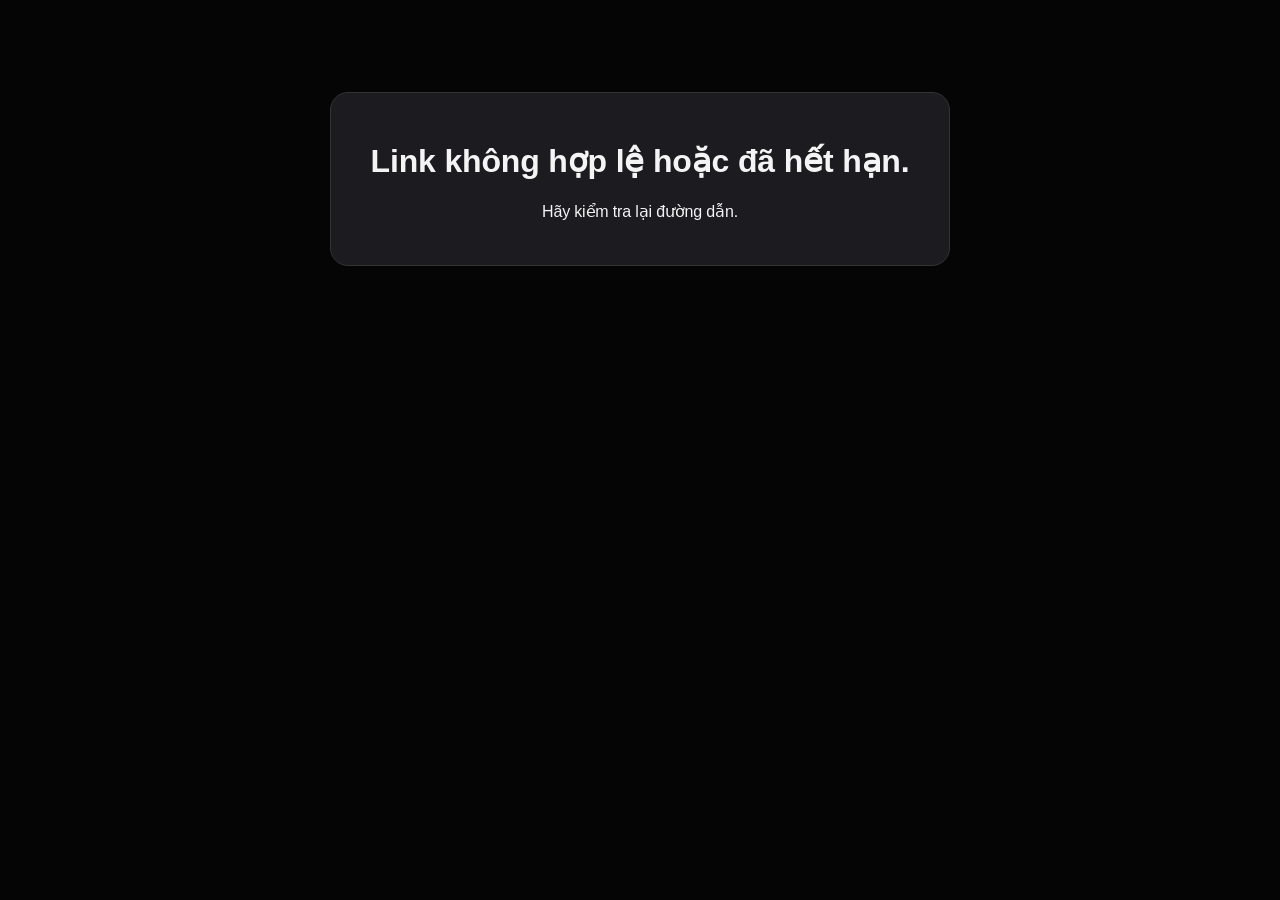
<file: index.html>
<!DOCTYPE html>
<html lang="vi">
<head>
  <meta charset="UTF-8">
  <meta name="viewport" content="width=device-width, initial-scale=1, viewport-fit=cover">
  <meta name="theme-color" content="#050505">
  <meta name="color-scheme" content="dark">
  <meta name="description" content="GET KEY AOV • Hoàn thành bốn nhiệm vụ để mở khóa liên kết.">
  <meta name="apple-mobile-web-app-capable" content="yes">
  <meta name="apple-mobile-web-app-status-bar-style" content="black-translucent">
  <title>GET KEY AOV • NghĩaLQ TV</title>
  <link rel="stylesheet" href="style.css?v=20261121-v3">
</head>
<body>
  <svg xmlns="http://www.w3.org/2000/svg" class="svg-sprite" aria-hidden="true" focusable="false">
    <symbol id="icon-shield" viewBox="0 0 24 24"><path d="M12 2 20 5v6.4c0 5.3-3.3 8.3-8 10.6-4.7-2.3-8-5.3-8-10.6V5z"/><path d="M12 2v20"/></symbol>
    <symbol id="icon-clock" viewBox="0 0 24 24"><circle cx="12" cy="12" r="9"/><path d="M12 6v6l4 2"/></symbol>
    <symbol id="icon-sun" viewBox="0 0 24 24"><circle cx="12" cy="12" r="4"/><path d="M12 2v2m0 16v2M4.93 4.93l1.41 1.41m11.32 11.32 1.41 1.41M2 12h2m16 0h2M4.93 19.07l1.41-1.41M17.66 6.34l1.41-1.41"/></symbol>
    <symbol id="icon-moon" viewBox="0 0 24 24"><path d="M20.9 13.2A9 9 0 0 1 10.8 3.1 9 9 0 1 0 20.9 13.2Z"/></symbol>
    <symbol id="icon-megaphone" viewBox="0 0 24 24"><path d="m3 10 16-6v16L3 14z"/><path d="M3 10v4m4 1 2 5h3l-2-4M19 9a4 4 0 0 1 0 6"/></symbol>
    <symbol id="icon-external" viewBox="0 0 24 24"><path d="M13 5h6v6m0-6-9 9"/><path d="M19 13v6H5V5h6"/></symbol>
    <symbol id="icon-youtube" viewBox="0 0 24 24"><rect x="2.3" y="5.5" width="19.4" height="13" rx="4" fill="currentColor" stroke="none"/><path d="m10 9 5.5 3-5.5 3z" fill="#db202a" stroke="none"/></symbol>
    <symbol id="icon-tiktok" viewBox="0 0 24 24"><path d="M14 3v11.3a4.8 4.8 0 1 1-4.8-4.8M14 4c1.2 2.5 3 4 6 4" stroke-width="3.2" fill="none"/></symbol>
    <symbol id="icon-telegram" viewBox="0 0 24 24"><path d="m21.5 3.4-4 17.2c-.1.5-.4.6-.8.4l-5.8-4.1-2.9 2.7c-.3.3-.6.4-.8.4l.5-5.6 10.2-9.2c.5-.4-.1-.6-.6-.3L4.7 12.7l-5-1.6c-.5-.2-.5-.6.2-.8L20 2.8c1-.4 1.7.2 1.5.6z" fill="currentColor" stroke="none" transform="translate(1.2 1) scale(.94)"/></symbol>
    <symbol id="icon-discord" viewBox="0 0 24 24"><path d="M6 6.5C8 5 10 5 12 5s4 .3 6 1.5c1.3 2.1 2 5.5 2.1 9-2 1.7-3.3 2.3-4.8 2.7l-.9-1.4M6 6.5c-1.3 2.1-2 5.5-2.1 9 2 1.7 3.3 2.3 4.8 2.7l.9-1.4M9 18h6M9 11.5h.1M15 11.5h.1"/></symbol>
    <symbol id="icon-facebook" viewBox="0 0 24 24"><path d="M16 3h-2.6A4.4 4.4 0 0 0 9 7.4V21m-4-10h11M16 7h-3" stroke-width="3"/></symbol>
    <symbol id="icon-instagram" viewBox="0 0 24 24"><rect x="3" y="3" width="18" height="18" rx="5"/><circle cx="12" cy="12" r="4"/><circle cx="17.4" cy="6.6" r=".7" fill="currentColor" stroke="none"/></symbol>
    <symbol id="icon-zalo" viewBox="0 0 24 24"><path d="M6 5h12L6 19h12M4 5v14M20 5v14"/></symbol>
    <symbol id="icon-custom" viewBox="0 0 24 24"><path d="M10 6H5v13h14v-5M14 4h6v6m0-6-9 9"/></symbol>
    <symbol id="icon-chevron-right" viewBox="0 0 24 24"><path d="m9 5 7 7-7 7"/></symbol>
    <symbol id="icon-lock" viewBox="0 0 24 24"><rect x="5" y="10" width="14" height="11" rx="2"/><path d="M8 10V7a4 4 0 0 1 8 0v3"/></symbol>
    <symbol id="icon-unlock" viewBox="0 0 24 24"><rect x="5" y="10" width="14" height="11" rx="2"/><path d="M8 10V7a4 4 0 0 1 7.5-2"/></symbol>
    <symbol id="icon-check-circle" viewBox="0 0 24 24"><circle cx="12" cy="12" r="9"/><path d="m7.5 12 3 3 6-6"/></symbol>
    <symbol id="icon-hourglass" viewBox="0 0 24 24"><path d="M6 3h12M6 21h12M8 3v4l4 5-4 5v4m8-18v4l-4 5 4 5v4"/></symbol>
    <symbol id="icon-arrow-right" viewBox="0 0 24 24"><path d="M4 12h16m-6-6 6 6-6 6"/></symbol>
    <symbol id="icon-play-circle" viewBox="0 0 24 24"><circle cx="12" cy="12" r="9"/><path d="m10 8 6 4-6 4z"/></symbol>
  </svg>
  <div class="ambient ambient-one" aria-hidden="true"></div>
  <div class="ambient ambient-two" aria-hidden="true"></div>

  <main class="page" id="mainContent">
    <header class="topbar topbar-getkey">
      <div class="portal-mark getkey-brand" aria-label="GET KEY AOV">
        <span class="mark-game-logo"><img src="assets/logo-game-android.png" alt="Logo Liên Quân" width="58" height="58"></span>
        <span class="mark-text"><strong>GET KEY AOV</strong><small>NGHĨALQ TV</small></span>
      </div>
      <div class="top-actions">
        <button class="theme-btn" id="themeToggle" type="button" aria-label="Chuyển giao diện" title="Chuyển giao diện">
          <svg class="icon-svg" aria-hidden="true"><use href="#icon-sun"></use></svg>
        </button>
      </div>
    </header>

    <section class="progress-section" aria-label="Tiến độ nhiệm vụ">
      <div class="progress-heading">
        <span>NHIỆM VỤ</span>
        <strong id="percent">0 / 4</strong>
      </div>
      <div class="progress-track" id="progressTrack" role="progressbar" aria-label="Tiến độ hoàn thành" aria-valuemin="0" aria-valuemax="4" aria-valuenow="0">
        <div id="progress"></div>
      </div>
      <span id="progressLabel" class="visually-hidden">Hoàn thành các bước theo thứ tự</span>
      <span id="stepRange" class="visually-hidden">BƯỚC 01—04</span>
      <span id="stepsPill" class="visually-hidden">4 BƯỚC</span>
    </section>

    <section class="tasks-section" aria-label="Danh sách nhiệm vụ">
      <div class="tasks-panel">
        <div class="tasks-list" id="tasksList" aria-label="Danh sách nhiệm vụ"></div>
      </div>
    </section>

    <section class="unlock-section" aria-labelledby="unlockTitle">
      <h2 id="unlockTitle">MỞ KHÓA LINK</h2>
      <div id="unlockBox" class="unlock-box">
        <p class="success" hidden><svg class="icon-svg" aria-hidden="true"><use href="#icon-check-circle"></use></svg> Đã hoàn thành tất cả nhiệm vụ</p>
        <button class="open-btn" id="openBtn" type="button" disabled>
          <svg class="icon-svg" aria-hidden="true"><use href="#icon-lock"></use></svg>
          <span id="unlockBtnLabel">Mở Khóa Link Chính</span>
        </button>
      </div>
    </section>

    <button class="guide" id="guideBtn" type="button">
      <svg class="icon-svg" aria-hidden="true"><use href="#icon-play-circle"></use></svg>
      Hướng dẫn link chính
      <svg class="icon-svg guide-ext" aria-hidden="true"><use href="#icon-external"></use></svg>
    </button>
    <p id="appToast" class="notice" role="status" aria-live="polite" hidden></p>
    <footer><span>© NGHĨALQ TV</span><span class="footer-separator" aria-hidden="true">•</span><span>AOV UNLOCK</span></footer>
  </main>

  <script src="data.js?v=20261121-admin-fix"></script>
  <script src="data/tiktok_ads.js?v=20261121-v3"></script>
  <script src="tiktok_ads/tiktok-gate.js?v=20261121-v3"></script>
  <script src="data-loader.js?v=shards-v3"></script>
</body>
</html>
</file>
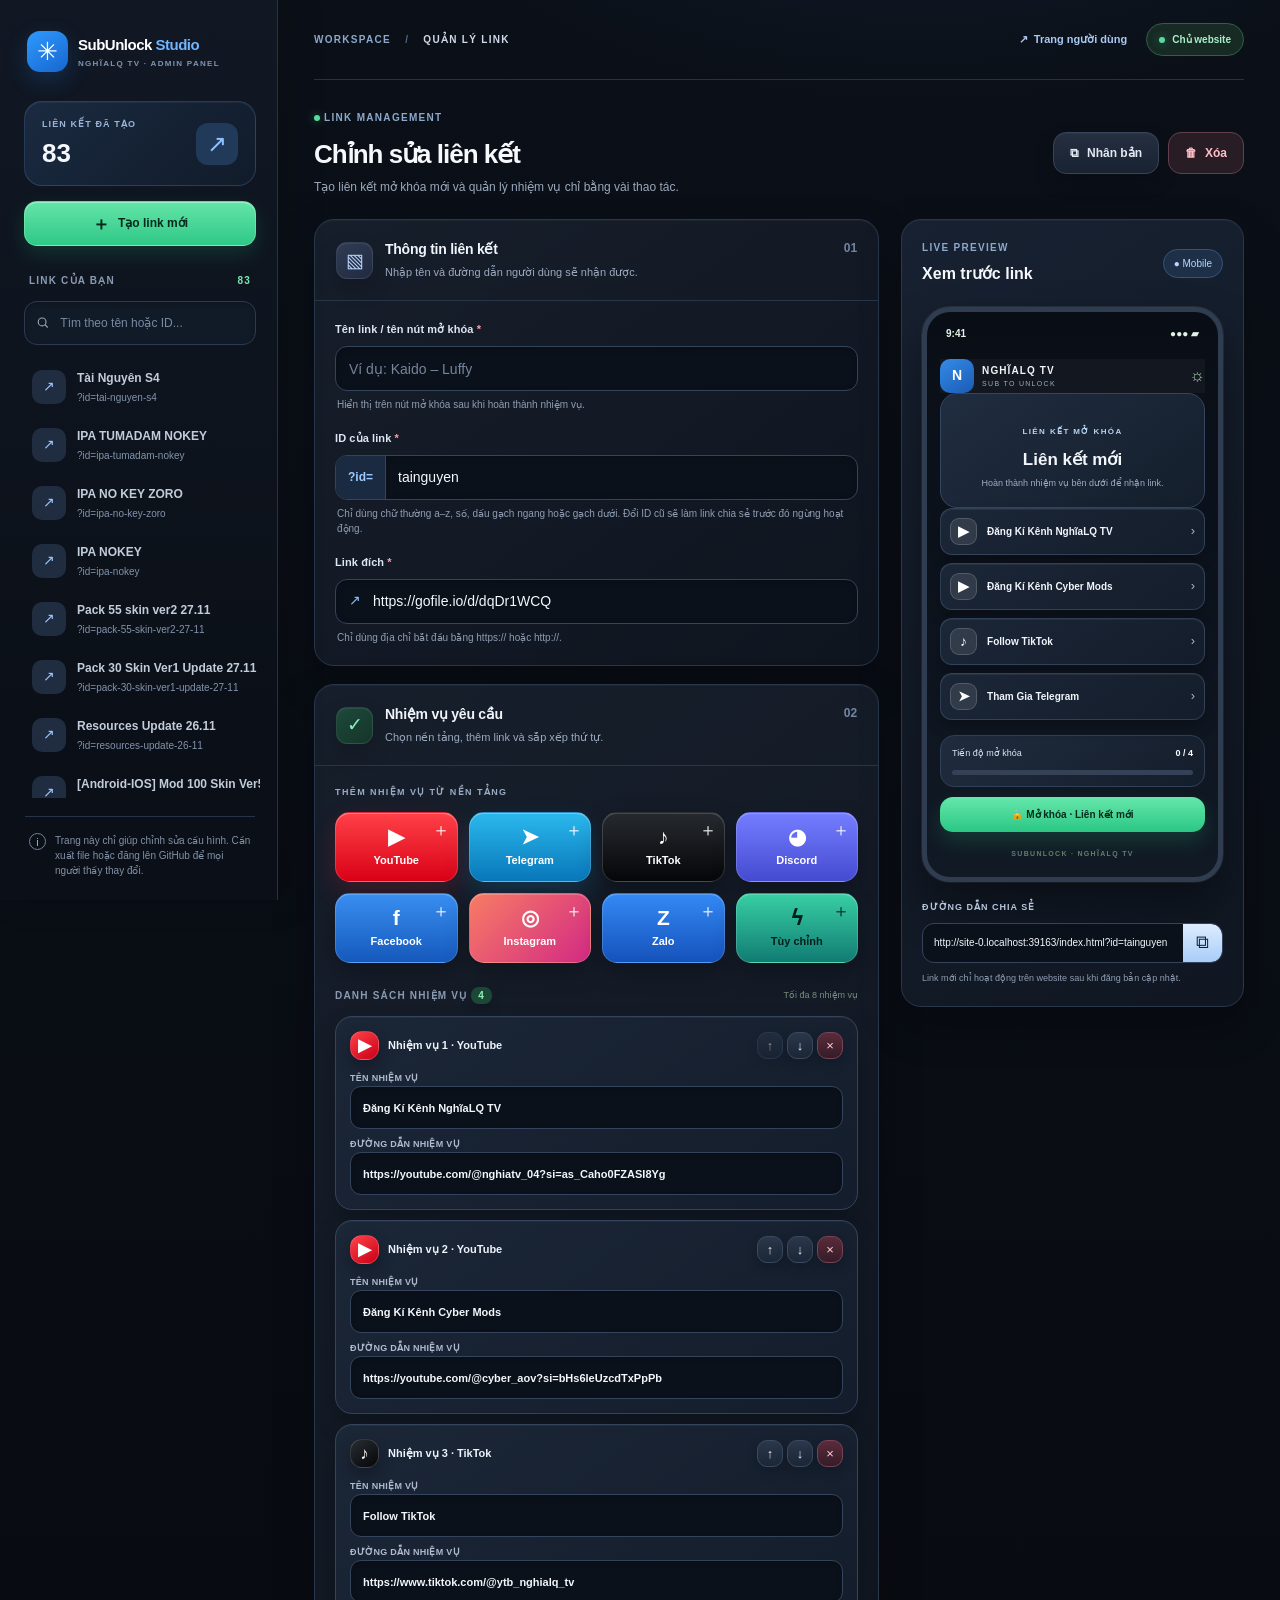
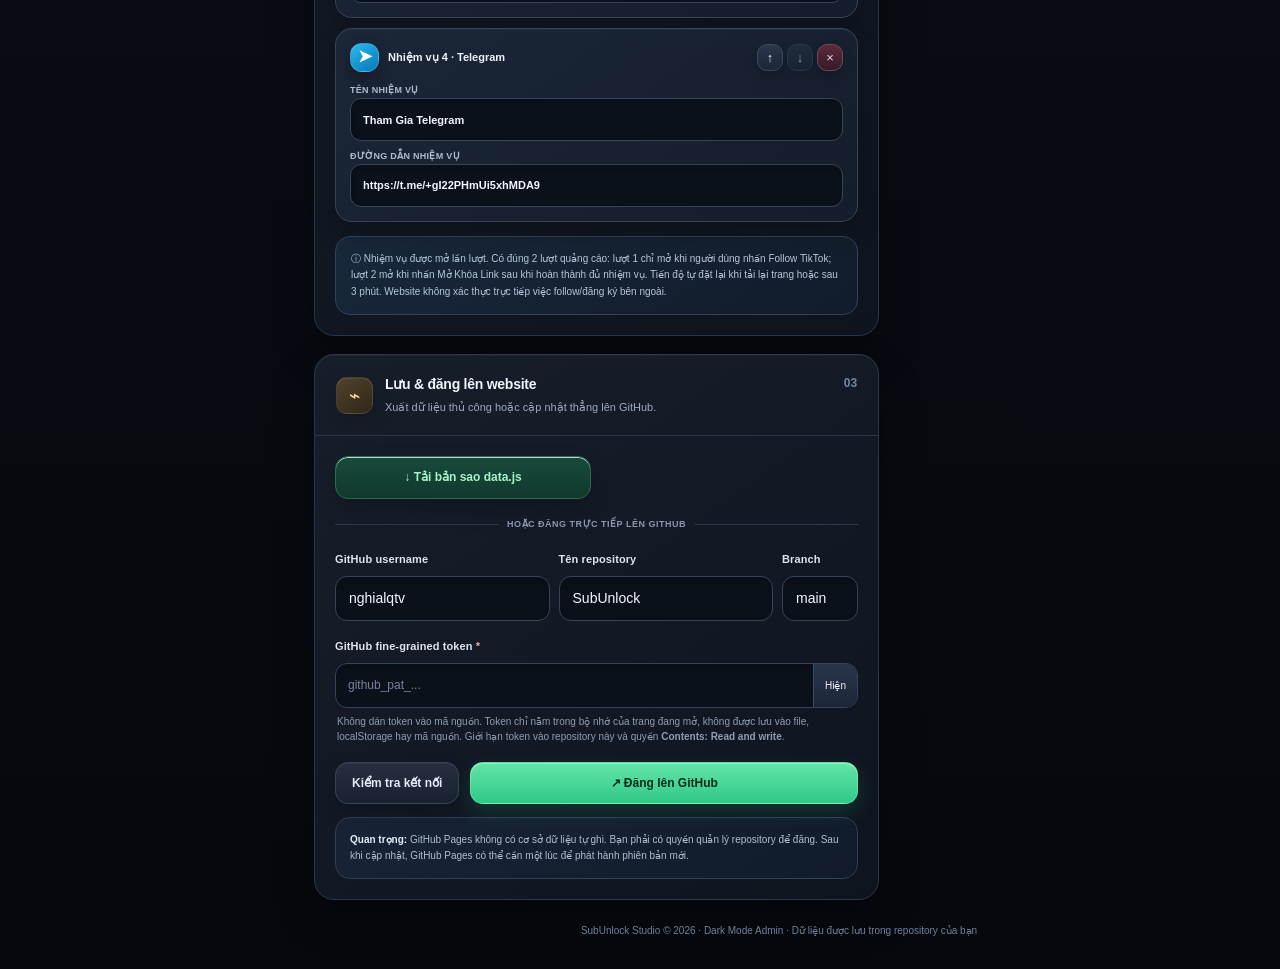
<file: admin.html>
<!doctype html>
<html lang="vi">
<head>
  <meta charset="utf-8">
  <meta name="viewport" content="width=device-width, initial-scale=1, viewport-fit=cover">
  <meta name="theme-color" content="#090a0e">
  <meta name="description" content="SubUnlock Studio – quản lý link và nhiệm vụ cho NghĩaLQ TV">
  <meta name="referrer" content="strict-origin-when-cross-origin">
  <title>Quản trị liên kết · SubUnlock Studio</title>
  <link rel="stylesheet" href="admin.css?v=20261121-v3">
</head>
<body data-admin-page="yes">
  <div class="backglow" aria-hidden="true"></div>
  <div class="admin-shell">
    <aside class="sidebar" aria-label="Quản lý liên kết">
      <div class="sidebar-header">
        <div class="brand-icon">✳</div>
        <div class="brand-copy"><strong>SubUnlock <em>Studio</em></strong><small>NGHĨALQ TV · ADMIN PANEL</small></div>
      </div>
      <div class="sidebar-stat"><div><small>LIÊN KẾT ĐÃ TẠO</small><strong id="linkCount">—</strong></div><span class="stat-decoration">↗</span></div>
      <button id="newLinkBtn" class="btn btn-primary sidebar-new" type="button"><span class="btn-plus">＋</span> Tạo link mới</button>
      <div class="sidebar-caption"><span>LINK CỦA BẠN</span><span id="sidebarCount">0</span></div>
      <label class="search-wrap"><svg viewBox="0 0 24 24" aria-hidden="true"><circle cx="11" cy="11" r="7"/><path d="m16 16 5 5"/></svg><input id="searchLinks" type="search" placeholder="Tìm theo tên hoặc ID..." autocomplete="off" aria-label="Tìm liên kết"></label>
      <div class="link-list" id="linkList" role="list" aria-label="Danh sách link"></div>
      <div class="sidebar-help"><span class="help-icon">i</span><span>Trang này chỉ giúp chỉnh sửa cấu hình. Cần xuất file hoặc đăng lên GitHub để mọi người thấy thay đổi.</span></div>
    </aside>

    <main class="workspace">
      <header class="workspace-header">
        <div class="breadcrumbs">WORKSPACE <span>/</span> <strong>QUẢN LÝ LINK</strong></div>
        <div class="header-actions"><a id="siteHome" class="icon-link" href="./" target="_blank" rel="noopener noreferrer">↗ <span>Trang người dùng</span></a><span class="owner-badge"><i></i> Chủ website</span></div>
      </header>

      <div class="content-heading">
        <div><div class="eyebrow"><span></span> LINK MANAGEMENT</div><h1 id="pageHeading">Chỉnh sửa liên kết</h1><p>Tạo liên kết mở khóa mới và quản lý nhiệm vụ chỉ bằng vài thao tác.</p></div>
        <div class="heading-actions"><button id="duplicateLinkBtn" class="btn btn-muted" type="button">⧉ <span>Nhân bản</span></button><button id="deleteLinkBtn" class="btn btn-outline-danger" type="button">🗑 <span>Xóa</span></button></div>
      </div>

      <div id="notice" class="notice" role="status" aria-live="polite" hidden></div>
      <div class="editor-columns">
        <div class="editor-main">
          <section class="panel info-panel" aria-labelledby="infoHeader">
            <div class="panel-heading"><div class="panel-icon purple">▧</div><div><h2 id="infoHeader">Thông tin liên kết</h2><p>Nhập tên và đường dẫn người dùng sẽ nhận được.</p></div><span class="step-number">01</span></div>
            <div class="panel-body">
              <div class="field"><label for="linkTitle">Tên link / tên nút mở khóa <span class="required">*</span></label><input id="linkTitle" type="text" placeholder="Ví dụ: Kaido – Luffy" maxlength="100" autocomplete="off"><small>Hiển thị trên nút mở khóa sau khi hoàn thành nhiệm vụ.</small></div>
              <div class="field"><label for="linkSlug">ID của link <span class="required">*</span></label><div class="input-prefix"><span>?id=</span><input id="linkSlug" type="text" placeholder="kaido-luffy" maxlength="64" spellcheck="false" autocomplete="off"></div><small>Chỉ dùng chữ thường a–z, số, dấu gạch ngang hoặc gạch dưới. Đổi ID cũ sẽ làm link chia sẻ trước đó ngừng hoạt động.</small></div>
              <div class="field"><label for="unlockUrl">Link đích <span class="required">*</span></label><div class="url-input"><span class="input-symbol">↗</span><input id="unlockUrl" type="url" inputmode="url" placeholder="https://..." autocomplete="off" spellcheck="false"></div><small>Chỉ dùng địa chỉ bắt đầu bằng https:// hoặc http://.</small></div>
            </div>
          </section>

          <section class="panel tasks-panel" aria-labelledby="tasksHeader">
            <div class="panel-heading"><div class="panel-icon green">✓</div><div><h2 id="tasksHeader">Nhiệm vụ yêu cầu</h2><p>Chọn nền tảng, thêm link và sắp xếp thứ tự.</p></div><span class="step-number">02</span></div>
            <div class="panel-body">
              <div class="task-select-title">THÊM NHIỆM VỤ TỪ NỀN TẢNG</div>
              <div class="platform-grid" id="platformGrid">
                <button type="button" class="platform youtube" data-platform="youtube"><span class="platform-logo">▶</span>YouTube <b>＋</b></button>
                <button type="button" class="platform telegram" data-platform="telegram"><span class="platform-logo">➤</span>Telegram <b>＋</b></button>
                <button type="button" class="platform tiktok" data-platform="tiktok"><span class="platform-logo">♪</span>TikTok <b>＋</b></button>
                <button type="button" class="platform discord" data-platform="discord"><span class="platform-logo">◕</span>Discord <b>＋</b></button>
                <button type="button" class="platform facebook" data-platform="facebook"><span class="platform-logo">f</span>Facebook <b>＋</b></button>
                <button type="button" class="platform instagram" data-platform="instagram"><span class="platform-logo">◎</span>Instagram <b>＋</b></button>
                <button type="button" class="platform zalo" data-platform="zalo"><span class="platform-logo">Z</span>Zalo <b>＋</b></button>
                <button type="button" class="platform custom" data-platform="custom"><span class="platform-logo">ϟ</span>Tùy chỉnh <b>＋</b></button>
              </div>
              <div class="tasks-subheader"><span>DANH SÁCH NHIỆM VỤ <strong id="taskCount">0</strong></span><small>Tối đa 8 nhiệm vụ</small></div>
              <div class="editor-task-list" id="taskEditorList"></div>
              <div class="task-hint">ⓘ Nhiệm vụ được mở lần lượt. Có đúng 2 lượt quảng cáo: lượt 1 chỉ mở khi người dùng nhấn Follow TikTok; lượt 2 mở khi nhấn Mở Khóa Link sau khi hoàn thành đủ nhiệm vụ. Tiến độ tự đặt lại khi tải lại trang hoặc sau 3 phút. Website không xác thực trực tiếp việc follow/đăng ký bên ngoài.</div>
            </div>
          </section>

          <section class="panel publish-panel" aria-labelledby="publishHeader">
            <div class="panel-heading"><div class="panel-icon gold">⌁</div><div><h2 id="publishHeader">Lưu & đăng lên website</h2><p>Xuất dữ liệu thủ công hoặc cập nhật thẳng lên GitHub.</p></div><span class="step-number">03</span></div>
            <div class="panel-body">
              <div class="save-actions"><button id="downloadBtn" type="button" class="btn btn-soft">↓ Tải bản sao data.js</button></div>
              <div class="publish-divider"><span>HOẶC ĐĂNG TRỰC TIẾP LÊN GITHUB</span></div>
              <div class="github-fields"><div class="field"><label for="repoOwner">GitHub username</label><input id="repoOwner" type="text" placeholder="nghialqtv" autocapitalize="off" spellcheck="false"></div><div class="field"><label for="repoName">Tên repository</label><input id="repoName" type="text" placeholder="SubUnlock" autocapitalize="off" spellcheck="false"></div><div class="field"><label for="repoBranch">Branch</label><input id="repoBranch" type="text" value="main" placeholder="main" autocapitalize="off" spellcheck="false"></div></div>
              <div class="field"><label for="githubToken">GitHub fine-grained token <span class="required">*</span></label><div class="token-row"><input id="githubToken" type="password" autocomplete="off" autocapitalize="off" spellcheck="false" placeholder="github_pat_..."><button id="showToken" type="button" class="show-token" aria-label="Hiện hoặc ẩn token">Hiện</button></div><small>Không dán token vào mã nguồn. Token chỉ nằm trong bộ nhớ của trang đang mở, không được lưu vào file, localStorage hay mã nguồn. Giới hạn token vào repository này và quyền <strong>Contents: Read and write</strong>.</small></div>
              <div class="github-actions"><button id="testGithubBtn" class="btn btn-muted" type="button">Kiểm tra kết nối</button><button id="publishBtn" class="btn btn-primary" type="button">↗ Đăng lên GitHub</button></div>
              <p class="publish-note"><strong>Quan trọng:</strong> GitHub Pages không có cơ sở dữ liệu tự ghi. Bạn phải có quyền quản lý repository để đăng. Sau khi cập nhật, GitHub Pages có thể cần một lúc để phát hành phiên bản mới.</p>
            </div>
          </section>
        </div>

        <aside class="editor-aside" aria-label="Xem trước giao diện">
          <section class="panel preview-panel">
            <div class="preview-panel-head"><div><div class="eyebrow">LIVE PREVIEW</div><h2>Xem trước link</h2></div><span class="view-pill">● Mobile</span></div>
            <div class="phone-frame">
              <div class="phone-status"><span>9:41</span><span>●●● ▰</span></div>
              <div class="preview-head"><div class="preview-brandmark">N</div><div><strong>NGHĨALQ TV</strong><small>SUB TO UNLOCK</small></div><span>☼</span></div>
              <div class="preview-hero"><span>LIÊN KẾT MỞ KHÓA</span><h3 id="previewTitle">Link mới</h3><p>Hoàn thành nhiệm vụ bên dưới để nhận link.</p></div>
              <div class="preview-list" id="previewList"></div>
              <div class="preview-progress"><div class="preview-progress-row"><span>Tiến độ mở khóa</span><strong id="previewCount">0 / 4</strong></div><div class="preview-track"><div></div></div></div>
              <div class="preview-unlock" id="previewUnlock">🔒 Mở khóa link</div>
              <div class="preview-foot">SUBUNLOCK · NGHĨALQ TV</div>
            </div>
            <div class="share-box"><label for="shareUrl">ĐƯỜNG DẪN CHIA SẺ</label><div><input id="shareUrl" type="text" readonly spellcheck="false"><button id="copyUrlBtn" type="button" aria-label="Sao chép đường dẫn">⧉</button></div><small>Link mới chỉ hoạt động trên website sau khi đăng bản cập nhật.</small></div>
          </section>
        </aside>
      </div>
      <footer class="workspace-footer">SubUnlock Studio © 2026 · Dark Mode Admin · Dữ liệu được lưu trong repository của bạn</footer>
    </main>
  </div>
  <script src="data.js?v=20261121-admin-fix"></script>
  <script src="data-loader.js?v=shards-v3"></script>
</body>
</html>
</file>
<file: style.css>
/* SubToUnlock | Responsive Dark Mode — Android / iOS / Desktop */
:root{
  color-scheme:dark;
  --bg:#080e0d;
  --surface:#101a17;
  --surface-raised:#17221e;
  --surface-inner:#0e1714;
  --text:#f4f8f6;
  --muted:#9aaa9f;
  --soft:#71847a;
  --border:rgba(157,205,177,.13);
  --border-active:rgba(91,225,151,.47);
  --primary:#60e3a0;
  --primary-strong:#22ba72;
  --primary-ink:#073821;
  --shadow:0 22px 60px rgba(0,0,0,.34);
  --shadow-soft:0 14px 34px rgba(0,0,0,.22);
  --shadow-press:0 8px 20px rgba(0,0,0,.18);
  --gloss:linear-gradient(180deg,rgba(255,255,255,.16),rgba(255,255,255,0));
  --focus:#a3ffcb;
}

*{box-sizing:border-box}
.svg-sprite{position:absolute;width:0;height:0;overflow:hidden;pointer-events:none}
.icon-svg{display:inline-block;width:1em;height:1em;flex:none;vertical-align:-.1em;fill:none;stroke:currentColor;stroke-width:1.9;stroke-linecap:round;stroke-linejoin:round}
html{min-width:320px;min-height:100%;-webkit-text-size-adjust:100%;text-size-adjust:100%;scroll-behavior:smooth}
body{
  margin:0;min-height:100vh;min-height:100dvh;
  font-family:Inter,-apple-system,BlinkMacSystemFont,"Segoe UI",Roboto,"Helvetica Neue",Arial,sans-serif;
  -webkit-font-smoothing:antialiased;
  background:var(--bg);color:var(--text);overflow-x:hidden;
  transition:background-color .2s,color .2s;
}
button{font:inherit;-webkit-appearance:none;appearance:none;-webkit-tap-highlight-color:transparent;transform-origin:center;touch-action:manipulation}
button:focus-visible{outline:3px solid var(--focus);outline-offset:3px}
button:disabled{cursor:not-allowed}
.ambient{position:fixed;z-index:-1;pointer-events:none;border-radius:50%;filter:blur(80px)}
.ambient-one{width:430px;height:380px;top:-230px;left:calc(50% - 230px);background:rgba(37,171,100,.20)}
.ambient-two{width:290px;height:330px;top:400px;right:-190px;background:rgba(9,115,101,.10)}
.page{
  width:min(100% - 32px,560px);margin:0 auto;
  padding:max(25px,env(safe-area-inset-top)) 0 max(32px,env(safe-area-inset-bottom));
}
/* Top bar */
.topbar,.portal-mark,.top-actions,.time-pill{display:flex;align-items:center}
.topbar{justify-content:space-between;gap:10px;margin-bottom:24px}
.portal-mark{gap:10px;min-width:0}
.mark-icon{position:relative;overflow:hidden;width:39px;height:39px;border-radius:14px;display:grid;place-items:center;background:linear-gradient(145deg,#1d3d30,#10251c);border:1px solid rgba(86,221,147,.28);color:var(--primary);font-size:15px;box-shadow:0 10px 20px rgba(0,0,0,.22), inset 0 1px 0 rgba(255,255,255,.08)}
.mark-text{display:flex;flex-direction:column;gap:3px;white-space:nowrap}
.mark-text strong{font-size:11px;letter-spacing:1.4px;line-height:1.1}
.mark-text small{font-size:9px;font-weight:700;letter-spacing:1.8px;color:var(--soft)}
.top-actions{gap:9px;flex:none}
.time-pill{position:relative;overflow:hidden;gap:7px;border:1px solid rgba(158,213,183,.14);border-radius:14px;padding:10px 12px;color:#d2dfd6;background:linear-gradient(180deg,rgba(26,39,33,.96),rgba(16,27,23,.88));backdrop-filter:blur(14px);font-size:12px;font-weight:700;font-variant-numeric:tabular-nums;white-space:nowrap;box-shadow:var(--shadow-soft), inset 0 1px 0 rgba(255,255,255,.05)}
.time-pill .icon-svg{color:var(--primary);font-size:13px}
.theme-btn{position:relative;overflow:hidden;height:40px;width:40px;border-radius:14px;border:1px solid rgba(158,213,183,.14);background:linear-gradient(180deg,#1d2b25,#121d19);color:#f9d97b;display:grid;place-items:center;cursor:pointer;box-shadow:0 14px 26px rgba(0,0,0,.24), inset 0 1px 0 rgba(255,255,255,.07);transition:background .28s,transform .18s ease, box-shadow .25s ease, border-color .25s ease}
@media(hover:hover){.theme-btn:hover{background:linear-gradient(180deg,#22352d,#16231e);border-color:rgba(106,234,159,.26);transform:translateY(-2px);box-shadow:0 18px 32px rgba(0,0,0,.28), inset 0 1px 0 rgba(255,255,255,.1)}}
.theme-btn:active{transform:translateY(1px) scale(.97);box-shadow:var(--shadow-press), inset 0 1px 0 rgba(255,255,255,.06)}
/* Hero */
.hero{position:relative;isolation:isolate;overflow:hidden;border:1px solid rgba(154,220,183,.14);border-radius:30px;background:radial-gradient(circle at 50% -12%,rgba(101,239,165,.16),transparent 36%), linear-gradient(145deg,rgba(29,55,43,.95),rgba(13,26,20,.98) 59%,rgba(8,18,15,1));box-shadow:0 28px 70px rgba(0,0,0,.42), inset 0 1px 0 rgba(255,255,255,.06);padding:29px 20px 27px;text-align:center}
.hero:after{content:"";position:absolute;left:10%;right:10%;top:0;height:1px;background:linear-gradient(90deg,transparent,rgba(122,255,181,.55),transparent)}
.hero-glow{z-index:-1;position:absolute;width:260px;height:190px;top:-118px;left:calc(50% - 130px);border-radius:50%;background:rgba(67,212,124,.2);filter:blur(55px);animation:floatGlow 7s ease-in-out infinite}
.hero-tag{position:relative;display:inline-flex;align-items:center;gap:8px;color:#d3ffe4;background:linear-gradient(180deg,rgba(75,193,127,.12),rgba(75,193,127,.06));border:1px solid rgba(94,220,145,.22);border-radius:50px;padding:9px 14px;font-size:9px;font-weight:900;letter-spacing:1.8px;box-shadow:inset 0 1px 0 rgba(255,255,255,.06)}
.pulse-dot{width:7px;height:7px;border-radius:50%;background:#65efa5;box-shadow:0 0 0 0 rgba(101,239,165,.42);animation:pulseRing 1.8s ease-out infinite}
.brand-row{display:grid;grid-template-columns:62px minmax(0,1fr) 62px;align-items:center;gap:13px;max-width:455px;margin:24px auto 0}
.brand-logo{position:relative;width:66px;height:66px;overflow:hidden;border-radius:22px;background:#09120f;border:1px solid rgba(187,247,209,.18);box-shadow:0 18px 32px rgba(0,0,0,.32), inset 0 1px 0 rgba(255,255,255,.08)}
.brand-logo img{display:block;width:100%;height:100%;object-fit:cover}
.title-wrap{min-width:0}
.title-wrap h1{margin:0;font-size:clamp(21px,5.6vw,32px);font-weight:900;line-height:1.02;letter-spacing:-1px;color:#fbfffd;overflow-wrap:break-word}
.brand-name{margin:11px 0 0;color:#84f0b2;font-weight:900;font-size:10px;letter-spacing:4px;text-shadow:0 0 16px rgba(96,227,160,.24)}
.hero-subtitle{margin:21px 0 0;font-size:12px;line-height:1.55;color:#b2c5b9}
/* Tasks */
.task-disclosure{margin:0 0 15px;color:#afc1b7;font-size:11px;line-height:1.7;padding:14px 14px 14px 16px;border-radius:18px;border:1px solid rgba(129,209,166,.13);background:linear-gradient(180deg,rgba(18,29,25,.82),rgba(13,22,19,.78));box-shadow:inset 0 1px 0 rgba(255,255,255,.03)}

.section-header{margin-top:25px;display:flex;align-items:end;justify-content:space-between;gap:12px;margin-bottom:15px}
.section-kicker{color:var(--primary);font-size:9px;letter-spacing:1.9px;font-weight:850}
.section-title{margin:5px 0 0;font-weight:800;letter-spacing:-.5px;font-size:19px;line-height:1.3}
.steps-pill{flex:none;margin-bottom:2px;color:#d4e9dd;border:1px solid rgba(150,214,179,.14);background:linear-gradient(180deg,#1b2b23,#12211a);border-radius:12px;font-size:10px;font-weight:800;letter-spacing:.8px;padding:9px 11px;box-shadow:var(--shadow-soft), inset 0 1px 0 rgba(255,255,255,.05)}
.tasks-list{display:grid;gap:13px}
.task{width:100%;position:relative;isolation:isolate;overflow:hidden;display:grid;grid-template-columns:56px minmax(0,1fr) 28px;align-items:center;gap:14px;text-align:left;background:linear-gradient(180deg,rgba(24,36,30,.98),rgba(16,25,21,.98));border:1px solid rgba(160,214,184,.12);border-radius:22px;min-height:92px;padding:17px 16px;color:var(--text);box-shadow:0 18px 30px rgba(0,0,0,.20), inset 0 1px 0 rgba(255,255,255,.045);cursor:pointer;transition:background .28s ease,border-color .28s ease,transform .18s ease,opacity .2s, box-shadow .28s ease}
.task:not(:disabled):active{transform:translateY(2px) scale(.985);box-shadow:0 10px 18px rgba(0,0,0,.18), inset 0 1px 0 rgba(255,255,255,.03)}
@media(hover:hover){.task:not(:disabled):hover{border-color:rgba(102,230,157,.34);background:linear-gradient(180deg,rgba(30,47,38,.98),rgba(18,31,24,.98));transform:translateY(-3px);box-shadow:0 24px 42px rgba(0,0,0,.26), inset 0 1px 0 rgba(255,255,255,.06)}}
.task-icon{position:relative;width:56px;height:56px;flex:none;display:grid;place-items:center;border-radius:18px;color:white;font-size:24px;box-shadow:0 14px 24px rgba(0,0,0,.22), inset 0 1px 0 rgba(255,255,255,.14)}
.youtube{background:linear-gradient(145deg,#ff3e42,#ba1524);box-shadow:0 5px 17px rgba(215,32,47,.17)}
.tiktok{background:linear-gradient(145deg,#2c3033,#0b0d10);border:1px solid #42474a;text-shadow:-2px -1px #24f4e4,2px 1px #f13b68}
.telegram{background:linear-gradient(145deg,#35bbef,#1774b4);box-shadow:0 5px 17px rgba(15,147,201,.16)}
.discord{background:linear-gradient(145deg,#757bf3,#494edd)}
.facebook{background:linear-gradient(145deg,#328ae8,#1852b6)}
.instagram{background:linear-gradient(145deg,#ff7a55,#dc2f89)}
.zalo{background:linear-gradient(145deg,#3085f4,#1657c7)}
.custom{background:linear-gradient(145deg,#a74eec,#6a2dbb)}
.task-text{display:block;min-width:0}
.task-text strong{display:block;font-size:14px;font-weight:700;line-height:1.4;overflow-wrap:break-word}
.task-text small{display:block;font-size:11px;line-height:1.4;color:var(--muted);margin-top:5px;overflow-wrap:break-word}
.task-end{display:flex;flex-direction:column;align-items:center;gap:7px;justify-content:center;color:var(--soft)}
.task-number{font-size:9px;font-weight:900;opacity:.88;letter-spacing:.9px}
.task-end .icon-svg{font-size:13px}
.task.locked{opacity:.56;filter:saturate(.68)}
.task.pending{border-color:rgba(238,194,107,.55);background:linear-gradient(180deg,rgba(46,42,27,.98),rgba(27,31,24,.98));box-shadow:0 22px 40px rgba(0,0,0,.24), inset 0 1px 0 rgba(255,255,255,.05)}
.task.pending .task-end{color:#f2cc79}
.task.completed{border-color:rgba(73,194,122,.28);background:linear-gradient(180deg,rgba(22,42,31,.98),rgba(15,28,21,.98));box-shadow:0 20px 36px rgba(0,0,0,.22), inset 0 1px 0 rgba(255,255,255,.05)}
.task.completed .task-end{color:var(--primary)}
.task.completed .task-text small{color:#8cdda9}
/* Progress / automatic task completion */
.unlock-card{position:relative;overflow:hidden;margin-top:22px;border-radius:26px;padding:21px 19px;background:radial-gradient(circle at 50% -20%,rgba(96,227,160,.13),transparent 38%), linear-gradient(155deg,#192b22,#102019);border:1px solid rgba(99,201,142,.18);box-shadow:0 26px 56px rgba(0,0,0,.34), inset 0 1px 0 rgba(255,255,255,.05)}
.unlock-top{display:flex;align-items:center;gap:11px}
.unlock-symbol{display:grid;place-items:center;width:42px;height:42px;flex:none;border-radius:14px;background:linear-gradient(180deg,rgba(102,225,157,.14),rgba(102,225,157,.08));color:var(--primary);font-size:16px;box-shadow:inset 0 1px 0 rgba(255,255,255,.06)}
.unlock-heading{flex:1;display:flex;flex-direction:column;min-width:0;gap:5px}
.unlock-heading strong{font-size:13px;font-weight:750}
.unlock-heading small{font-size:10px;color:var(--muted);line-height:1.4}
.progress-count{font-size:16px;font-weight:800;white-space:nowrap;font-variant-numeric:tabular-nums;color:#c9f5da}
.progress-track{position:relative;margin-top:18px;height:10px;overflow:hidden;border-radius:99px;background:linear-gradient(180deg,#23352b,#182721);border:1px solid rgba(157,205,177,.08);box-shadow:inset 0 2px 4px rgba(0,0,0,.26)}
#progress{position:relative;width:0;height:100%;border-radius:inherit;background:linear-gradient(90deg,#22bb70,#7df3ae);box-shadow:0 0 14px rgba(96,227,160,.35);transition:width .35s cubic-bezier(.22,.61,.36,1)}
.open-btn{position:relative;overflow:hidden;width:100%;min-height:54px;border:1px solid rgba(187,247,209,.26);border-radius:16px;padding:14px 16px;background:linear-gradient(180deg,#6df0af,#3ad589);color:var(--primary-ink);font-size:15px;font-weight:900;display:flex;align-items:center;justify-content:center;gap:10px;cursor:pointer;box-shadow:0 18px 30px rgba(33,177,104,.26), inset 0 1px 0 rgba(255,255,255,.34);transition:filter .22s ease,transform .18s ease, box-shadow .22s ease}
.open-btn:active{transform:translateY(2px) scale(.987);box-shadow:0 10px 18px rgba(33,177,104,.2), inset 0 1px 0 rgba(255,255,255,.28)}
.unlock-box{border-top:1px solid var(--border);margin-top:17px;padding-top:15px}
.success{font-size:12px;color:#9ff2bd;display:flex;align-items:center;gap:8px;font-weight:750;margin:0 0 12px}
.open-btn{font-size:15px}
[hidden]{display:none!important}
/* Footer */
.guide{position:relative;overflow:hidden;display:flex;align-items:center;justify-content:center;gap:10px;margin:24px auto 0;padding:14px 18px;border:1px solid rgba(106,234,159,.12);border-radius:16px;background:linear-gradient(180deg,rgba(17,28,24,.85),rgba(13,23,19,.88));color:#9ef0c0;font-size:13px;font-weight:800;cursor:pointer;box-shadow:var(--shadow-soft), inset 0 1px 0 rgba(255,255,255,.04);transition:transform .18s ease,border-color .22s ease, box-shadow .22s ease}
.guide-ext{font-size:10px;opacity:.72}
.notice{font-size:12px;line-height:1.5;text-align:center;color:#f8dda6;background:#29261a;border:1px solid rgba(247,208,142,.24);border-radius:10px;margin:11px 0 0;padding:10px}
footer{margin-top:28px;display:flex;align-items:center;justify-content:center;gap:11px;color:var(--soft);font-weight:700;font-size:9px;letter-spacing:2px}
.footer-separator{font-size:12px;color:var(--primary)}
/* True light mode; dark remains the default on all operating systems */
body.light{
  color-scheme:light;--bg:#f4f8f5;--surface:#ffffff;--surface-raised:#ffffff;--surface-inner:#f1f7f3;
  --text:#18271e;--muted:#64766b;--soft:#728477;--border:rgba(44,93,61,.16);
  --border-active:rgba(27,153,78,.52);--primary:#0d884d;--primary-strong:#09834c;--primary-ink:#073821;
  --shadow:0 20px 50px rgba(29,80,49,.10);--shadow-soft:0 12px 28px rgba(29,80,49,.08);--shadow-press:0 8px 16px rgba(29,80,49,.08);--focus:#069c57;
}
body.light .ambient-one{background:rgba(37,171,100,.12)}
body.light .ambient-two{background:rgba(9,115,101,.06)}
body.light .mark-icon{background:#e6f7ec;border-color:#d4eadb}
body.light .time-pill{background:#fff}
body.light .theme-btn{background:#fff;color:#52685b}
body.light .hero{background:linear-gradient(135deg,#e2f7e9,#f0faf3);border-color:#cbe5d3}
body.light .hero-tag{background:#d3f0dc;color:#27794a;border-color:#bfe7ca}
body.light .title-wrap h1{color:#183624}
body.light .brand-name{color:#13884b}
body.light .hero-subtitle{color:#536c5b}
body.light .steps-pill{background:#eef7f0;color:#456e53}
body.light .task{background:linear-gradient(115deg,#fff,#f9fcfa);box-shadow:0 7px 19px rgba(31,76,45,.06)}
body.light .task:not(:disabled):hover{background:#f5fcf7}
body.light .task.pending{background:#fffbef}
body.light .task.completed{background:#eaf9ee}
body.light .task.completed .task-text small{color:#238b4c}
body.light .unlock-card{background:linear-gradient(160deg,#fff,#f0faf3);border-color:#cee6d4}
body.light .unlock-symbol{background:#e4f6e9}
body.light .progress-count{color:#16844d}
body.light .progress-track{background:#d4e7d8}
body.light .success{color:#16844d}
body.light .notice{color:#7b591f;background:#fff6e3}
@media(max-width:480px){
  .page{width:calc(100% - 28px);padding-top:19px}
  .topbar{margin-bottom:17px}
  .hero{padding:25px 13px 23px;border-radius:23px}
  .brand-row{grid-template-columns:56px minmax(0,1fr) 56px;gap:10px;margin-top:21px}
  .brand-logo{width:56px;height:56px;border-radius:16px}
  .hero-subtitle{font-size:11px}
  .section-title{font-size:17px}
  .task{min-height:81px;padding:13px;gap:12px;grid-template-columns:46px minmax(0,1fr) 18px}
  .task-icon{width:46px;height:46px}
  .task-text strong{font-size:13px}
  .task-text small{font-size:10px}
}
@media(max-width:350px){
  .page{width:calc(100% - 22px)}
  .mark-text strong{font-size:9px;letter-spacing:.8px}
  .mark-text small{font-size:8px}
  .time-pill{padding:8px;font-size:10px}
  .top-actions{gap:5px}
  .hero-tag{font-size:8px;letter-spacing:.9px}
  .brand-row{grid-template-columns:47px minmax(0,1fr) 47px;gap:6px}
  .brand-logo{width:47px;height:47px;border-radius:13px}
  .title-wrap h1{font-size:19px}
  .brand-name{font-size:9px;letter-spacing:1.8px}
  .task-text strong{font-size:12px}
}
@media(prefers-reduced-motion:reduce){
  *,*::before,*::after{transition:none!important;animation:none!important;scroll-behavior:auto!important}
}


.mark-icon::after,.theme-btn::after,.guide::after,.open-btn::after,.task::after,.hero::before,.unlock-card::before{
  content:"";position:absolute;inset:0;pointer-events:none
}
.mark-icon::after,.theme-btn::after,.guide::after,.open-btn::after{
  background:var(--gloss);opacity:.45
}
.hero::before{background:linear-gradient(120deg,transparent 22%,rgba(255,255,255,.06) 48%,transparent 73%);transform:translateX(-115%);animation:heroSweep 10s linear infinite}
.unlock-card::before{background:linear-gradient(180deg,rgba(255,255,255,.05),transparent 22%)}
.task::before{content:"";position:absolute;inset:1px;border-radius:inherit;background:linear-gradient(180deg,rgba(255,255,255,.035),transparent 34%);pointer-events:none}
.task::after{background:radial-gradient(circle at top right,rgba(101,239,165,.09),transparent 34%);opacity:.9}
.task-end{position:relative;z-index:1}
.task-text,.task-icon{position:relative;z-index:1}
.task-icon::after{content:"";position:absolute;inset:0;border-radius:inherit;border:1px solid rgba(255,255,255,.14);opacity:.7}
.task.pending .task-icon{animation:pendingBob 1.6s ease-in-out infinite}
.task.completed .task-icon::before{content:"";position:absolute;inset:-7px;border-radius:22px;background:radial-gradient(circle,rgba(96,227,160,.18),transparent 68%);z-index:-1}
#progress::after{content:"";position:absolute;top:0;bottom:0;width:70px;right:-12px;background:linear-gradient(90deg,rgba(255,255,255,0),rgba(255,255,255,.55),rgba(255,255,255,0));filter:blur(1px);opacity:.85}
@media(hover:hover){.open-btn:hover,.guide:hover{transform:translateY(-2px);box-shadow:0 22px 38px rgba(0,0,0,.26), inset 0 1px 0 rgba(255,255,255,.08);border-color:rgba(106,234,159,.24)}}
.guide:active{transform:translateY(2px) scale(.987);box-shadow:var(--shadow-press), inset 0 1px 0 rgba(255,255,255,.03)}
body.light .time-pill{background:linear-gradient(180deg,#ffffff,#f6fbf8)}
body.light .theme-btn{background:linear-gradient(180deg,#ffffff,#f2f8f4);color:#52685b}
body.light .hero{background:radial-gradient(circle at 50% -15%,rgba(70,182,110,.12),transparent 35%), linear-gradient(135deg,#e2f7e9,#f0faf3);box-shadow:0 24px 56px rgba(29,80,49,.1), inset 0 1px 0 rgba(255,255,255,.6)}
body.light .task{background:linear-gradient(180deg,#ffffff,#f8fcfa);box-shadow:0 12px 28px rgba(31,76,45,.08), inset 0 1px 0 rgba(255,255,255,.86)}
body.light .steps-pill,body.light .guide{background:linear-gradient(180deg,#ffffff,#f4faf6)}
body.light .unlock-card{background:radial-gradient(circle at 50% -20%,rgba(70,182,110,.1),transparent 35%), linear-gradient(160deg,#fff,#f0faf3)}
@keyframes pulseRing{0%{box-shadow:0 0 0 0 rgba(101,239,165,.48)}70%{box-shadow:0 0 0 10px rgba(101,239,165,0)}100%{box-shadow:0 0 0 0 rgba(101,239,165,0)}}
@keyframes floatGlow{0%,100%{transform:translateY(0)}50%{transform:translateY(12px)}}
@keyframes heroSweep{0%{transform:translateX(-115%)}100%{transform:translateX(130%)}}
@keyframes pendingBob{0%,100%{transform:translateY(0)}50%{transform:translateY(-2px)}}
@media(max-width:480px){
  .hero{padding:26px 14px 24px;border-radius:25px}
  .brand-row{grid-template-columns:58px minmax(0,1fr) 58px;gap:10px}
  .brand-logo{width:58px;height:58px;border-radius:18px}
  .steps-pill{padding:8px 10px}
  .task{min-height:88px;padding:14px;gap:12px;grid-template-columns:50px minmax(0,1fr) 22px}
  .task-icon{width:50px;height:50px;border-radius:16px;font-size:22px}
  .unlock-card{padding:18px 16px}
}
@media(max-width:350px){
  .task{grid-template-columns:46px minmax(0,1fr) 20px;padding:13px}
  .task-icon{width:46px;height:46px;border-radius:15px;font-size:20px}
}


/* ===== STYLE 3: Minimal premium / iPhone-inspired ===== */
:root{
  --bg:#060606;
  --surface:#101010;
  --surface-raised:#151515;
  --surface-inner:#0d0d0d;
  --text:#f7f7f7;
  --muted:#ababab;
  --soft:#818181;
  --border:rgba(255,255,255,.08);
  --border-active:rgba(255,255,255,.18);
  --primary:#f2f2f2;
  --primary-strong:#ffffff;
  --primary-ink:#0d0d0d;
  --shadow:0 24px 60px rgba(0,0,0,.42);
  --shadow-soft:0 16px 34px rgba(0,0,0,.24);
  --shadow-press:0 9px 18px rgba(0,0,0,.18);
  --focus:#ffffff;
}
body{background:
 radial-gradient(circle at top center, rgba(255,255,255,.05), transparent 26%),
 linear-gradient(180deg,#080808,#040404 42%,#020202);
 letter-spacing:-.01em}
.ambient-one{background:rgba(255,255,255,.08);filter:blur(120px)}
.ambient-two{background:rgba(255,255,255,.04);filter:blur(100px)}
.mark-icon,.time-pill,.theme-btn,.steps-pill,.guide,.task,.unlock-card,.hero{backdrop-filter:blur(16px);-webkit-backdrop-filter:blur(16px)}
.mark-icon{background:linear-gradient(180deg,#1f1f1f,#121212);border-color:rgba(255,255,255,.1);color:#fff}
.mark-text small,.breadcrumbs,.eyebrow,.section-kicker,.task-number,.brand-name{color:#b8b8b8}
.time-pill{color:#ededed;background:linear-gradient(180deg,rgba(25,25,25,.95),rgba(16,16,16,.92));border-color:rgba(255,255,255,.08)}
.time-pill .icon-svg,.mark-icon .icon-svg{color:#fff}
.theme-btn{background:linear-gradient(180deg,#1f1f1f,#121212);border-color:rgba(255,255,255,.08);color:#f3f3f3}
.hero{
  background:linear-gradient(180deg,rgba(22,22,22,.95),rgba(11,11,11,.96));
  border:1px solid rgba(255,255,255,.08);
  border-radius:32px;
  box-shadow:0 28px 70px rgba(0,0,0,.50), inset 0 1px 0 rgba(255,255,255,.06)
}
.hero::before{opacity:.65}
.hero-tag{background:rgba(255,255,255,.045);color:#f5f5f5;border-color:rgba(255,255,255,.08)}
.pulse-dot{background:#ffffff}
.hero-glow{background:rgba(255,255,255,.12)}
.brand-logo{background:#111;border-color:rgba(255,255,255,.09)}
.title-wrap h1{font-size:clamp(22px,5.8vw,34px);letter-spacing:-1.25px}
.brand-name{text-shadow:none;letter-spacing:3.2px}
.hero-subtitle{color:#c4c4c4;font-size:12.5px}
.task-disclosure{background:linear-gradient(180deg,rgba(19,19,19,.92),rgba(12,12,12,.88));border-color:rgba(255,255,255,.07);color:#c8c8c8}
.steps-pill{background:linear-gradient(180deg,#1f1f1f,#141414);border-color:rgba(255,255,255,.08);color:#f3f3f3}
.task{
  background:linear-gradient(180deg,rgba(21,21,21,.97),rgba(12,12,12,.98));
  border-color:rgba(255,255,255,.08);
  border-radius:24px;
  box-shadow:0 18px 34px rgba(0,0,0,.26), inset 0 1px 0 rgba(255,255,255,.035)
}
.task::after{background:radial-gradient(circle at top right,rgba(255,255,255,.055),transparent 34%)}
@media(hover:hover){.task:not(:disabled):hover{border-color:rgba(255,255,255,.16);background:linear-gradient(180deg,rgba(27,27,27,.98),rgba(14,14,14,.98));box-shadow:0 24px 44px rgba(0,0,0,.33), inset 0 1px 0 rgba(255,255,255,.055)}}
.task.pending{border-color:rgba(255,255,255,.18);background:linear-gradient(180deg,rgba(28,28,28,.98),rgba(17,17,17,.98))}
.task.completed{border-color:rgba(255,255,255,.15);background:linear-gradient(180deg,rgba(22,22,22,.98),rgba(14,14,14,.98))}
.task.completed .task-text small{color:#dcdcdc}
.task-end{color:#b8b8b8}
.task.pending .task-end,.task.completed .task-end{color:#fff}
.task-text small{color:#a8a8a8}
.task-icon{box-shadow:0 14px 24px rgba(0,0,0,.3), inset 0 1px 0 rgba(255,255,255,.12)}
.unlock-card{
  background:linear-gradient(180deg,rgba(19,19,19,.96),rgba(10,10,10,.98));
  border-color:rgba(255,255,255,.08);
  border-radius:28px;
  box-shadow:0 28px 56px rgba(0,0,0,.42), inset 0 1px 0 rgba(255,255,255,.05)
}
.unlock-symbol{background:linear-gradient(180deg,rgba(255,255,255,.1),rgba(255,255,255,.05));color:#fff}
.progress-count{color:#fff}
.progress-track{background:linear-gradient(180deg,#202020,#141414);border-color:rgba(255,255,255,.06)}
#progress{background:linear-gradient(90deg,#ffffff,#cfcfcf);box-shadow:0 0 16px rgba(255,255,255,.18)}
.open-btn{
  background:linear-gradient(180deg,#ffffff,#dcdcdc);
  border-color:rgba(255,255,255,.5);
  color:#0d0d0d;
  border-radius:18px;
  box-shadow:0 18px 30px rgba(255,255,255,.08), 0 14px 28px rgba(0,0,0,.24), inset 0 1px 0 rgba(255,255,255,.9)
}
@media(hover:hover){.open-btn:hover,.guide:hover{border-color:rgba(255,255,255,.22)}}
.guide{background:linear-gradient(180deg,rgba(20,20,20,.9),rgba(11,11,11,.95));border-color:rgba(255,255,255,.08);color:#f1f1f1}
.notice{background:#171717;color:#f0f0f0;border-color:rgba(255,255,255,.09)}
footer{color:#8e8e8e}
.footer-separator{color:#d8d8d8}
body.light{
  --bg:#f5f5f7;--surface:#ffffff;--surface-raised:#ffffff;--surface-inner:#f0f0f2;
  --text:#111111;--muted:#666;--soft:#868686;--border:rgba(0,0,0,.08);--border-active:rgba(0,0,0,.14);
  --primary:#151515;--primary-strong:#000;--primary-ink:#fff;
  --shadow:0 20px 50px rgba(0,0,0,.08);--shadow-soft:0 12px 26px rgba(0,0,0,.08);--shadow-press:0 8px 16px rgba(0,0,0,.08);--focus:#111;
}
body.light{background:linear-gradient(180deg,#f7f7f8,#efeff2)}
body.light .hero{background:linear-gradient(180deg,rgba(255,255,255,.96),rgba(246,246,248,.96));border-color:rgba(0,0,0,.06);box-shadow:0 24px 48px rgba(0,0,0,.08)}
body.light .hero-tag,body.light .task-disclosure,body.light .guide,body.light .time-pill,body.light .steps-pill{background:linear-gradient(180deg,#fff,#f5f5f7)}
body.light .task{background:linear-gradient(180deg,#ffffff,#f7f7f8);border-color:rgba(0,0,0,.06);box-shadow:0 14px 28px rgba(0,0,0,.07)}
body.light .unlock-card{background:linear-gradient(180deg,#fff,#f7f7f8);border-color:rgba(0,0,0,.06);box-shadow:0 20px 44px rgba(0,0,0,.08)}
body.light .open-btn{background:linear-gradient(180deg,#171717,#2b2b2b);color:#fff;border-color:rgba(0,0,0,.4);box-shadow:0 14px 26px rgba(0,0,0,.18)}


/* ===== FULL PREMIUM DARK UI · BUTTONS INSPIRED BY REFERENCE IMAGE ===== */
:root{color-scheme:dark;--bg:#08090d;--text:#f7f8fb;--muted:#c4c9d2;--soft:#9aa2ae;--primary:#8bf0bd;--primary-strong:#35d48f;--primary-ink:#062b1a;--focus:#fff}
body{background:radial-gradient(ellipse 620px 400px at 50% -10%,rgba(95,115,150,.15),transparent 72%),linear-gradient(180deg,#0b0c11,#050609 64%,#030406);color:#f7f8fb}
.ambient-one{background:rgba(89,108,143,.13)}.ambient-two{background:rgba(45,93,125,.09)}
.page{width:min(100% - 30px,570px);padding-top:max(22px,env(safe-area-inset-top));padding-bottom:max(30px,env(safe-area-inset-bottom))}
.mark-icon{background:linear-gradient(145deg,#303541,#171a22);border-color:rgba(255,255,255,.13);color:#fff;box-shadow:0 12px 25px rgba(0,0,0,.35),inset 0 1px 0 rgba(255,255,255,.13)}
.mark-text small{color:#9da5b3}.time-pill{background:linear-gradient(180deg,#20242d,#12151c);border-color:rgba(255,255,255,.11);color:#f2f4f8;box-shadow:0 12px 24px rgba(0,0,0,.26),inset 0 1px 0 rgba(255,255,255,.06)}.time-pill .icon-svg{color:#fff}
.theme-btn{background:linear-gradient(180deg,#2b303b,#171a22);border-color:rgba(255,255,255,.12);color:#fff;box-shadow:0 12px 24px rgba(0,0,0,.28),inset 0 1px 0 rgba(255,255,255,.1)}
.hero{background:radial-gradient(circle at 50% -12%,rgba(120,143,180,.15),transparent 38%),linear-gradient(145deg,#20232c,#11141b 60%,#0b0d12);border:1px solid rgba(255,255,255,.1);border-radius:30px;box-shadow:0 28px 66px rgba(0,0,0,.44),inset 0 1px 0 rgba(255,255,255,.07)}
.hero:after{background:linear-gradient(90deg,transparent,rgba(255,255,255,.32),transparent)}.hero-glow{background:rgba(140,157,190,.16)}
.hero-tag{color:#eef1f7;background:linear-gradient(180deg,rgba(255,255,255,.1),rgba(255,255,255,.035));border-color:rgba(255,255,255,.13)}.pulse-dot{background:#fff;box-shadow:0 0 0 0 rgba(255,255,255,.35)}
.brand-logo{background:#151820;border-color:rgba(255,255,255,.14);box-shadow:0 16px 30px rgba(0,0,0,.34),inset 0 1px 0 rgba(255,255,255,.1)}
.title-wrap h1{color:#fff;text-shadow:0 2px 18px rgba(255,255,255,.06)}.brand-name{color:#d5dae4;text-shadow:none}.hero-subtitle{color:#b9c0cc}
.section-kicker{color:#dfe3ea}.steps-pill{color:#f1f3f7;background:linear-gradient(180deg,#292e39,#181c24);border-color:rgba(255,255,255,.11);box-shadow:0 12px 24px rgba(0,0,0,.25),inset 0 1px 0 rgba(255,255,255,.06)}
.task-disclosure{color:#c1c7d1;background:linear-gradient(145deg,#1a1e27,#10131a);border-color:rgba(255,255,255,.09);box-shadow:0 12px 26px rgba(0,0,0,.2),inset 0 1px 0 rgba(255,255,255,.04)}
.tasks-list{gap:16px}
.task{
  grid-template-columns:64px minmax(0,1fr) 30px;gap:14px;min-height:94px;padding:14px 16px;
  border-radius:27px;border:1px solid rgba(255,255,255,.23);color:#fff;
  box-shadow:0 15px 28px rgba(0,0,0,.28),inset 0 2px 0 rgba(255,255,255,.28),inset 0 -4px 9px rgba(0,0,0,.12);
  transition:transform .18s ease,filter .2s ease,box-shadow .2s ease,border-color .2s ease;
}
.task::before{inset:1px;border-radius:inherit;background:linear-gradient(180deg,rgba(255,255,255,.22),rgba(255,255,255,.025) 38%,transparent 72%);opacity:.8}
.task::after{background:linear-gradient(115deg,transparent 20%,rgba(255,255,255,.13) 48%,transparent 72%);transform:translateX(-120%);transition:transform .65s ease;opacity:.7}
.task:not(:disabled):active{transform:translateY(3px) scale(.985);filter:brightness(.94);box-shadow:0 6px 12px rgba(0,0,0,.25),inset 0 3px 8px rgba(0,0,0,.2)}
@media(hover:hover){.task:not(:disabled):hover{transform:translateY(-3px);filter:brightness(1.08);box-shadow:0 22px 38px rgba(0,0,0,.34),inset 0 2px 0 rgba(255,255,255,.3),inset 0 -4px 9px rgba(0,0,0,.1)}.task:not(:disabled):hover::after{transform:translateX(120%)}}
.task-youtube{background:linear-gradient(180deg,#ff4148 0%,#ed101d 58%,#c90015 100%);box-shadow:0 14px 28px rgba(227,18,35,.23),inset 0 2px 0 rgba(255,255,255,.34),inset 0 -4px 9px rgba(0,0,0,.15)}
.task-telegram{background:linear-gradient(180deg,#32b9eb 0%,#118bd0 58%,#0873b4 100%);box-shadow:0 14px 28px rgba(10,135,205,.24),inset 0 2px 0 rgba(255,255,255,.34),inset 0 -4px 9px rgba(0,0,0,.15)}
.task-tiktok{background:linear-gradient(180deg,#343a43 0%,#171b22 58%,#080a0e 100%);border-color:rgba(255,255,255,.26);box-shadow:0 14px 28px rgba(0,0,0,.38),inset 0 2px 0 rgba(255,255,255,.2),inset 0 -4px 9px rgba(0,0,0,.22)}
.task-discord{background:linear-gradient(180deg,#858cff 0%,#6269ef 58%,#444bd1 100%);box-shadow:0 14px 28px rgba(83,91,228,.24),inset 0 2px 0 rgba(255,255,255,.34),inset 0 -4px 9px rgba(0,0,0,.15)}
.task-facebook{background:linear-gradient(180deg,#4aa1fa 0%,#287be5 58%,#1559bd 100%);box-shadow:0 14px 28px rgba(34,111,218,.24),inset 0 2px 0 rgba(255,255,255,.34),inset 0 -4px 9px rgba(0,0,0,.15)}
.task-instagram{background:linear-gradient(135deg,#ff9168 0%,#ef477e 55%,#bd247a 100%);box-shadow:0 14px 28px rgba(207,43,124,.24),inset 0 2px 0 rgba(255,255,255,.34),inset 0 -4px 9px rgba(0,0,0,.15)}
.task-zalo{background:linear-gradient(180deg,#4c9aff 0%,#2676e5 58%,#1554bd 100%);box-shadow:0 14px 28px rgba(31,106,221,.24),inset 0 2px 0 rgba(255,255,255,.34),inset 0 -4px 9px rgba(0,0,0,.15)}
.task-custom{background:linear-gradient(135deg,#4ee1bb 0%,#1eafaa 58%,#087d82 100%);box-shadow:0 14px 28px rgba(15,165,154,.22),inset 0 2px 0 rgba(255,255,255,.34),inset 0 -4px 9px rgba(0,0,0,.15)}
.task-icon{width:58px;height:58px;border-radius:19px;background:rgba(255,255,255,.16)!important;border:1px solid rgba(255,255,255,.28);color:#fff;box-shadow:inset 0 1px 0 rgba(255,255,255,.25),0 8px 17px rgba(0,0,0,.13);font-size:25px}
.task-icon::after{border-color:rgba(255,255,255,.18)}
.task-text{text-align:center;z-index:1}.task-text strong{font-size:15px;font-weight:850;line-height:1.32;text-shadow:0 1px 2px rgba(0,0,0,.1)}.task-text small{font-size:11px;color:rgba(255,255,255,.84);margin-top:5px;line-height:1.35}
.task-end{color:rgba(255,255,255,.9);z-index:2}.task-number{display:none}.task-end .icon-svg{font-size:20px;stroke-width:2.3}
.task.locked{opacity:.48;filter:saturate(.68) brightness(.78)}.task.pending{opacity:1;filter:brightness(1.06);border-color:rgba(255,255,255,.72);outline:2px solid rgba(255,255,255,.16);outline-offset:3px;animation:taskPulse 1.8s ease-in-out infinite}.task.completed{opacity:1;filter:saturate(.88);border-color:rgba(255,255,255,.35)}.task.completed .task-text small{color:rgba(255,255,255,.92)}.task.completed .task-end{color:#fff}
.unlock-card{background:radial-gradient(circle at 50% -20%,rgba(255,255,255,.08),transparent 38%),linear-gradient(145deg,#20242d,#11151c);border:1px solid rgba(255,255,255,.11);border-radius:28px;box-shadow:0 25px 52px rgba(0,0,0,.36),inset 0 1px 0 rgba(255,255,255,.06)}
.unlock-symbol{background:linear-gradient(145deg,#343b49,#1d222c);color:#fff;border:1px solid rgba(255,255,255,.08)}.unlock-heading strong{color:#fff}.unlock-heading small{color:#aeb6c3}.progress-count{color:#fff}
.progress-track{height:11px;background:linear-gradient(180deg,#343a46,#1b2029);border:1px solid rgba(255,255,255,.08);box-shadow:inset 0 2px 5px rgba(0,0,0,.4)}
#progress{background:linear-gradient(90deg,#ffffff,#b9c4d5);box-shadow:0 0 16px rgba(255,255,255,.22)}
.unlock-box{border-color:rgba(255,255,255,.1)}.success{color:#9df3c3}
.open-btn{width:100%;min-height:78px;border-radius:26px;padding:15px 18px;background:linear-gradient(180deg,#8df2bb,#52d99a 55%,#25b879);border:1px solid rgba(218,255,234,.35);color:#07351f;font-size:16px;font-weight:950;letter-spacing:-.2px;box-shadow:0 17px 30px rgba(31,195,121,.23),inset 0 2px 0 rgba(255,255,255,.55),inset 0 -4px 8px rgba(0,0,0,.1);transition:transform .18s ease,filter .2s ease,box-shadow .2s ease}
.open-btn:disabled,.open-btn.is-locked{background:linear-gradient(180deg,#b8f6d1,#78e5ad 58%,#48c98c);color:rgba(255,255,255,.95);border-color:rgba(220,255,235,.26);box-shadow:0 13px 26px rgba(41,183,118,.14),inset 0 2px 0 rgba(255,255,255,.45),inset 0 -3px 7px rgba(0,0,0,.08);opacity:.9;text-shadow:0 1px 2px rgba(0,0,0,.1)}
.open-btn:not(:disabled):active{transform:translateY(3px) scale(.988);box-shadow:0 7px 14px rgba(31,195,121,.18),inset 0 3px 8px rgba(0,0,0,.15)}
@media(hover:hover){.open-btn:not(:disabled):hover{transform:translateY(-3px);filter:brightness(1.05);box-shadow:0 23px 38px rgba(31,195,121,.28),inset 0 2px 0 rgba(255,255,255,.58)}}
.guide{background:linear-gradient(180deg,#20242d,#12161e);border-color:rgba(255,255,255,.1);color:#e9edf4;box-shadow:0 13px 25px rgba(0,0,0,.28),inset 0 1px 0 rgba(255,255,255,.06)}
.notice{background:#29241a;color:#ffe4a8;border-color:rgba(255,210,120,.2)}footer{color:#747d8b}.footer-separator{color:#e6e9ef}
@keyframes taskPulse{0%,100%{outline-color:rgba(255,255,255,.12)}50%{outline-color:rgba(255,255,255,.34)}}
@media(max-width:480px){
  .page{width:calc(100% - 28px);padding-top:max(18px,env(safe-area-inset-top))}
  .hero{padding:25px 13px 23px;border-radius:25px}.brand-row{grid-template-columns:54px minmax(0,1fr) 54px;gap:9px}.brand-logo{width:54px;height:54px;border-radius:17px}
  .task{grid-template-columns:54px minmax(0,1fr) 24px;min-height:86px;padding:12px 13px;gap:9px;border-radius:23px}
  .task-icon{width:50px;height:50px;border-radius:16px;font-size:22px}.task-text strong{font-size:13px}.task-text small{font-size:10px}
  .open-btn{min-height:70px;border-radius:22px;font-size:14px}
}
@media(max-width:350px){.page{width:calc(100% - 22px)}.task{grid-template-columns:46px minmax(0,1fr) 20px;padding:11px 10px}.task-icon{width:44px;height:44px;border-radius:14px}.task-text strong{font-size:12px}.task-text small{font-size:9px}.brand-row{grid-template-columns:45px minmax(0,1fr) 45px}.brand-logo{width:45px;height:45px}}
@media(prefers-reduced-motion:reduce){.task.pending{animation:none}}


/* Keep the brand gradient visible in pending/completed states too. */
.task.task-youtube{background:linear-gradient(180deg,#ff4148 0%,#ed101d 58%,#c90015 100%)}
.task.task-telegram{background:linear-gradient(180deg,#32b9eb 0%,#118bd0 58%,#0873b4 100%)}
.task.task-tiktok{background:linear-gradient(180deg,#343a43 0%,#171b22 58%,#080a0e 100%)}
.task.task-discord{background:linear-gradient(180deg,#858cff 0%,#6269ef 58%,#444bd1 100%)}
.task.task-facebook{background:linear-gradient(180deg,#4aa1fa 0%,#287be5 58%,#1559bd 100%)}
.task.task-instagram{background:linear-gradient(135deg,#ff9168 0%,#ef477e 55%,#bd247a 100%)}
.task.task-zalo{background:linear-gradient(180deg,#4c9aff 0%,#2676e5 58%,#1554bd 100%)}
.task.task-custom{background:linear-gradient(135deg,#4ee1bb 0%,#1eafaa 58%,#087d82 100%)}
.task.pending{border-color:rgba(255,255,255,.82);outline:2px solid rgba(255,255,255,.2);outline-offset:3px}
.task.completed .task-text small{color:rgba(255,255,255,.92)}

@media(hover:hover){
  .task.task-youtube:not(:disabled):hover{background:linear-gradient(180deg,#ff5158 0%,#f01828 58%,#d4071d 100%)}
  .task.task-telegram:not(:disabled):hover{background:linear-gradient(180deg,#48c6f3 0%,#168fd5 58%,#087abd 100%)}
  .task.task-tiktok:not(:disabled):hover{background:linear-gradient(180deg,#414852 0%,#1d222b 58%,#0a0c11 100%)}
  .task.task-discord:not(:disabled):hover{background:linear-gradient(180deg,#939aff 0%,#6972f3 58%,#4b52d8 100%)}
  .task.task-facebook:not(:disabled):hover{background:linear-gradient(180deg,#5aa9fc 0%,#3285ec 58%,#1a62c9 100%)}
  .task.task-instagram:not(:disabled):hover{background:linear-gradient(135deg,#ffa17e 0%,#f05289 55%,#c52d83 100%)}
  .task.task-zalo:not(:disabled):hover{background:linear-gradient(180deg,#5ba5ff 0%,#3284ec 58%,#1c60c9 100%)}
  .task.task-custom:not(:disabled):hover{background:linear-gradient(135deg,#68ebc8 0%,#27bdb7 58%,#0d898e 100%)}
}


/* ===== COMPACT DARK UPDATE · 16 NOV 2026 ===== */
:root{color-scheme:dark}
body{background:radial-gradient(ellipse 520px 260px at 50% -12%,rgba(116,132,160,.12),transparent 72%),linear-gradient(180deg,#0b0d12,#050609 68%,#030406);color:#f5f6f8}
.page{width:min(100% - 28px,540px);padding-top:max(16px,env(safe-area-inset-top));padding-bottom:max(24px,env(safe-area-inset-bottom))}
.topbar{margin-bottom:15px}
.portal-mark{gap:11px}
.mark-game-logo{display:block;width:46px;height:46px;flex:none;overflow:hidden;border-radius:15px;border:1px solid rgba(255,255,255,.16);background:#171a21;box-shadow:0 10px 22px rgba(0,0,0,.36),inset 0 1px 0 rgba(255,255,255,.16)}
.mark-game-logo img{display:block;width:100%;height:100%;object-fit:cover}
.mark-text strong{font-size:14px;letter-spacing:1.8px;font-weight:900;color:#f7f8fb}
.time-pill{padding:8px 10px;border-radius:12px}
.theme-btn{width:38px;height:38px;border-radius:12px}
.hero{display:none!important}
.section-header{margin-top:8px;margin-bottom:11px;align-items:center}
.section-kicker{font-size:8px;letter-spacing:1.5px;color:#aeb5c1}
.section-title{font-size:18px;letter-spacing:-.35px;margin-top:4px}
.steps-pill{padding:7px 10px;border-radius:11px;font-size:9px}
.task-disclosure{margin-bottom:11px;padding:10px 12px;border-radius:14px;font-size:10px;line-height:1.5;color:#c1c6d0;background:linear-gradient(145deg,#191d26,#10131a);border-color:rgba(255,255,255,.08)}
.tasks-list{gap:9px}
.task{grid-template-columns:44px minmax(0,1fr) 20px;gap:11px;min-height:68px;padding:9px 11px;border-radius:18px;border-color:rgba(255,255,255,.13);box-shadow:0 11px 22px rgba(0,0,0,.28),inset 0 1px 0 rgba(255,255,255,.2),inset 0 -3px 7px rgba(0,0,0,.12)}
.task-icon{width:42px;height:42px;border-radius:14px;font-size:19px}
.task-text{text-align:left}
.task-text strong{font-size:13px;line-height:1.28;font-weight:800}
.task-text small{font-size:9px;line-height:1.3;margin-top:3px;color:rgba(255,255,255,.78)}
.task-end .icon-svg{font-size:17px}
.task-number{display:none}
.task-youtube{background:linear-gradient(180deg,#f33b45,#c90d1c)}
.task-tiktok{background:linear-gradient(180deg,#303640,#10131a)}
.task-telegram{background:linear-gradient(180deg,#269bd0,#12618f)}
.task.pending{background:linear-gradient(180deg,#37312a,#1c1a18);border-color:rgba(255,218,151,.3)}
.task.completed{background:linear-gradient(180deg,#252a31,#15191f);border-color:rgba(255,255,255,.2)}
.task.completed .task-text small{color:#d5d9e0}
.unlock-card{margin-top:15px;padding:16px 14px;border-radius:22px;background:linear-gradient(145deg,#20242d,#11151c);border-color:rgba(255,255,255,.1);box-shadow:0 18px 38px rgba(0,0,0,.34),inset 0 1px 0 rgba(255,255,255,.055)}
.unlock-symbol{width:38px;height:38px;border-radius:12px}
.unlock-heading strong{font-size:12px}
.unlock-heading small{font-size:9px}
.progress-count{font-size:15px}
.progress-track{height:8px;margin-top:13px}
.unlock-box{margin-top:13px;padding-top:12px}
.open-btn{min-height:48px;padding:11px 13px;border-radius:15px;font-size:13px}
.guide{margin-top:17px;padding:11px 15px;font-size:11px;border-radius:14px}
footer{margin-top:20px;font-size:8px}
.notice{font-size:11px;padding:9px 11px}
body.light{color-scheme:light;background:linear-gradient(180deg,#f3f4f6,#e9ebef);color:#17191e}
body.light .mark-text strong{color:#17191e}
body.light .task-disclosure{background:linear-gradient(145deg,#fff,#f1f2f5);color:#515762;border-color:rgba(0,0,0,.08)}
body.light .task-text strong{color:#fff}
body.light .task-text small{color:rgba(255,255,255,.82)}
body.light .unlock-card{background:linear-gradient(145deg,#fff,#f0f1f4);border-color:rgba(0,0,0,.09)}
body.light .unlock-heading strong,body.light .progress-count{color:#17191e}
body.light .unlock-heading small{color:#626975}
@media(max-width:480px){
  .page{width:calc(100% - 24px);padding-top:max(13px,env(safe-area-inset-top))}
  .topbar{margin-bottom:12px}
  .mark-game-logo{width:43px;height:43px;border-radius:13px}
  .mark-text strong{font-size:13px;letter-spacing:1.4px}
  .section-title{font-size:17px}
  .task{grid-template-columns:41px minmax(0,1fr) 18px;min-height:64px;padding:8px 10px;gap:9px}
  .task-icon{width:39px;height:39px;border-radius:13px;font-size:18px}
  .task-text strong{font-size:12px}
  .task-text small{font-size:9px}
  .unlock-card{padding:14px 12px}
}
@media(max-width:350px){.page{width:calc(100% - 20px)}.task{grid-template-columns:37px minmax(0,1fr) 17px;min-height:61px;padding:7px 8px}.task-icon{width:36px;height:36px}.task-text strong{font-size:11px}.task-text small{font-size:8px}}

/* ===== REFINED DARK PALETTE · SINGLE AD FLOW ===== */
:root{
  --primary:#45d69a;
  --primary-strong:#20b981;
  --primary-ink:#062b20;
  --focus:#82b7ff;
}
body{
  background:radial-gradient(ellipse 520px 250px at 50% -12%,rgba(91,125,185,.13),transparent 72%),linear-gradient(180deg,#0d1119 0%,#080b11 62%,#06080d 100%);
  color:#f3f6fb;
}
.ambient-one{background:rgba(65,105,168,.13)}
.ambient-two{background:rgba(42,145,125,.08)}
.time-pill{
  color:#dce4f0;
  background:linear-gradient(180deg,#202938,#151c28);
  border-color:rgba(164,184,215,.16);
}
.time-pill .icon-svg{color:#9db9e8}
.steps-pill{
  color:#dce5f3;
  background:linear-gradient(180deg,#242d3b,#171e2a);
  border-color:rgba(164,184,215,.16);
}
.section-kicker{color:#9db9e8}
.task-disclosure{
  color:#c1cad8;
  background:linear-gradient(145deg,#1b2230,#131925);
  border-color:rgba(164,184,215,.12);
}
.tasks-list{gap:9px}
.task:not(.completed):not(.pending){
  background:linear-gradient(145deg,#202837 0%,#171e2a 58%,#131a25 100%);
  border-color:rgba(164,184,215,.15);
  box-shadow:0 10px 22px rgba(0,0,0,.27),inset 0 1px 0 rgba(255,255,255,.075);
}
.task.locked{
  opacity:.58;
  filter:none;
  border-color:rgba(164,184,215,.08);
}
.task.locked .task-text strong{color:#aeb8c8}
.task.locked .task-text small{color:#778397}
.task.pending{
  opacity:1;
  filter:none;
  outline:none;
  animation:none;
  background:linear-gradient(145deg,#1c2d45 0%,#172439 58%,#121d2e 100%);
  border:1px solid rgba(113,169,255,.62);
  box-shadow:0 0 0 2px rgba(113,169,255,.10),0 12px 25px rgba(0,0,0,.3),inset 0 1px 0 rgba(255,255,255,.09);
}
.task.pending .task-end{color:#9fc4ff}
.task.pending .task-icon{animation:none}
.task.completed{
  opacity:1;
  filter:none;
  background:linear-gradient(145deg,#17372d 0%,#142c25 58%,#10231f 100%);
  border:1px solid rgba(69,214,154,.58);
  box-shadow:0 0 0 1px rgba(69,214,154,.08),0 12px 25px rgba(0,0,0,.27),inset 0 1px 0 rgba(255,255,255,.09);
}
.task.completed .task-text strong{color:#f1fff8}
.task.completed .task-text small{color:#9de6c2}
.task.completed .task-end{color:#55e1a5}
.task.completed .task-end .icon-svg{filter:drop-shadow(0 0 5px rgba(69,214,154,.28))}
.unlock-card{
  background:linear-gradient(145deg,#202837 0%,#171e2a 62%,#121923 100%);
  border-color:rgba(164,184,215,.15);
  box-shadow:0 18px 38px rgba(0,0,0,.34),inset 0 1px 0 rgba(255,255,255,.065);
}
.unlock-symbol{
  color:#a9c7fa;
  background:linear-gradient(145deg,#2b3b55,#1b273a);
  border:1px solid rgba(164,194,245,.13);
}
.unlock-heading strong{color:#f2f5fa}
.unlock-heading small{color:#a6b1c2}
.progress-count{color:#e8eef8}
.progress-track{
  background:linear-gradient(180deg,#303a4b,#202938);
  border-color:rgba(164,184,215,.13);
}
#progress{background:linear-gradient(90deg,#20b981,#63e6ae);box-shadow:0 0 12px rgba(69,214,154,.25)}
.open-btn:disabled,.open-btn.is-locked{
  background:linear-gradient(145deg,#303a4a,#222b39);
  color:#9ca9bc;
  border-color:rgba(164,184,215,.15);
  box-shadow:inset 0 1px 0 rgba(255,255,255,.07);
  opacity:1;
  text-shadow:none;
}
.open-btn:not(:disabled){
  background:linear-gradient(180deg,#65e8b0,#25bd83);
  color:#062b20;
  border-color:rgba(153,255,211,.3);
  box-shadow:0 13px 26px rgba(32,185,129,.2),inset 0 1px 0 rgba(255,255,255,.34);
}
.guide{
  color:#c5d5ef;
  background:linear-gradient(180deg,#202a3a,#151d2a);
  border-color:rgba(164,184,215,.15);
}
.guide .icon-svg{color:#9db9e8}
.notice{
  color:#dce8fa;
  background:#1c2a3d;
  border-color:rgba(113,169,255,.22);
}
.footer-separator{color:#9db9e8}
@media(hover:hover){
  .task:not(:disabled):not(.completed):hover{background:linear-gradient(145deg,#29364a,#1b2637);border-color:rgba(164,194,245,.3)}
  .task.completed:hover{transform:none}
}
@media(prefers-reduced-motion:reduce){.task.pending{animation:none}.task.pending .task-icon{animation:none}}

/* ===== GET KEY AOV · compact row layout inspired by the supplied reference ===== */
:root{color-scheme:dark;--bg:#050505;--text:#f4f4f5;--muted:#a0a0a6;--primary:#2684ff;--primary-strong:#1769dc;--primary-ink:#fff;--border:rgba(255,255,255,.12);--focus:#72aaff}
html,body{background:#050505;color:#f4f4f5}
body{background:#050505;overflow-x:hidden}
.ambient{display:none!important}
.page{width:min(calc(100% - 36px),640px);margin:0 auto;padding:max(22px,env(safe-area-inset-top)) 0 max(30px,env(safe-area-inset-bottom))}
.topbar.topbar-getkey{position:relative;display:flex;justify-content:center;align-items:center;min-height:72px;margin:0 0 27px;padding:0 56px}
.getkey-brand{display:flex;align-items:center;justify-content:center;gap:14px;min-width:0}
.mark-game-logo{width:62px;height:62px;border-radius:16px;border:1px solid rgba(255,255,255,.12);background:#17171b;box-shadow:0 0 24px rgba(123,70,255,.24),0 10px 25px rgba(0,0,0,.42)}
.mark-text{gap:5px;align-items:flex-start}
.mark-text strong{font-size:clamp(22px,5.8vw,31px);font-weight:900;letter-spacing:.2px;line-height:1;color:#fff}
.mark-text small{font-size:9px;letter-spacing:3px;font-weight:800;color:#a8a8ae}
.top-actions{position:absolute;right:0;top:50%;transform:translateY(-50%)}
.theme-btn{width:48px;height:48px;border-radius:50%;border:1px solid rgba(255,255,255,.08);background:#1c1c20;color:#f3c34d;box-shadow:0 8px 20px rgba(0,0,0,.35);font-size:21px}
.theme-btn .icon-svg{font-size:21px}
.progress-section{margin:0 0 18px}
.progress-heading{display:flex;align-items:center;justify-content:space-between;gap:12px;color:#a5a5ab;font-size:14px;font-weight:800;letter-spacing:.6px}
.progress-heading strong{font-size:15px;color:#bfc0c5;font-variant-numeric:tabular-nums;letter-spacing:0}
.progress-track{height:9px;margin-top:11px;border:0;border-radius:99px;background:#343438;box-shadow:none;overflow:hidden}
#progress{height:100%;border-radius:inherit;background:linear-gradient(90deg,#1476f2,#2897ff);box-shadow:0 0 12px rgba(26,126,255,.28);transition:width .3s ease}
.tasks-section{margin:0}
.tasks-panel{overflow:hidden;border:1px solid rgba(255,255,255,.035);border-radius:23px;background:#1d1d21;box-shadow:0 12px 26px rgba(0,0,0,.28)}
.tasks-list{display:block;gap:0}
.tasks-panel .task,
.tasks-panel .task.task-youtube,
.tasks-panel .task.task-tiktok,
.tasks-panel .task.task-telegram,
.tasks-panel .task.task-discord,
.tasks-panel .task.task-facebook,
.tasks-panel .task.task-instagram,
.tasks-panel .task.task-zalo,
.tasks-panel .task.task-custom{position:relative;display:grid;width:100%;grid-template-columns:55px minmax(0,1fr) 24px;align-items:center;gap:16px;min-height:88px;padding:14px 23px;border:0;border-bottom:1px solid rgba(255,255,255,.14);border-radius:0;background:transparent!important;box-shadow:none!important;color:#f3f3f5;text-align:left;transform:none;filter:none;outline:0;animation:none;cursor:pointer;transition:background .16s ease,opacity .16s ease}
.tasks-panel .task:last-child{border-bottom:0}
.tasks-panel .task:not(:disabled):active{background:rgba(255,255,255,.055)!important;transform:none;box-shadow:none!important}
.tasks-panel .task-icon{position:relative;width:54px;height:54px;border:0;border-radius:13px;display:grid;place-items:center;color:#fff;font-size:23px;box-shadow:none!important}
.tasks-panel .task-icon.youtube{background:#ff1728!important}
.tasks-panel .task-icon.tiktok{background:#050505!important;border:1px solid rgba(255,255,255,.08)}
.tasks-panel .task-icon.telegram{background:#239bd6!important}
.tasks-panel .task-icon.discord{background:#5865f2!important}
.tasks-panel .task-icon.facebook,.tasks-panel .task-icon.zalo{background:#2479e8!important}
.tasks-panel .task-icon.instagram{background:#d83b82!important}
.tasks-panel .task-icon.custom{background:#6c5ce7!important}
.tasks-panel .task-text{text-align:left;min-width:0}
.tasks-panel .task-text strong{display:block;font-size:16px;line-height:1.3;font-weight:650;letter-spacing:0;color:#f3f3f5;text-shadow:none;overflow-wrap:anywhere}
.tasks-panel .task-text small{display:none;margin-top:5px;font-size:11px;line-height:1.35;color:#aaaab0}
.tasks-panel .task.pending .task-text small{display:block}
.tasks-panel .task-end{display:flex;align-items:center;justify-content:center;color:#92929a}
.tasks-panel .task-end .icon-svg{font-size:22px;stroke-width:2.2}
.tasks-panel .task-number{display:none}
.tasks-panel .task.locked{opacity:.48;filter:none}
.tasks-panel .task.pending{opacity:1;background:rgba(255,255,255,.035)!important;border-bottom-color:rgba(255,255,255,.18);outline:0;animation:none}
.tasks-panel .task.pending .task-end{color:#f2c14e}
.tasks-panel .task.completed{opacity:1;background:rgba(44,126,72,.035)!important;border-bottom-color:rgba(255,255,255,.12)}
.tasks-panel .task.completed .task-text strong{color:#4caf68}
.tasks-panel .task.completed .task-end{color:#4caf68}
.tasks-panel .task.completed .task-text small{display:none}
.unlock-section{margin:29px 0 0}
.unlock-section h2{margin:0 0 12px;color:#a3a3a9;font-size:14px;font-weight:800;letter-spacing:.7px}
.unlock-box{margin:0;padding:0;border:0}
.success{display:flex;align-items:center;gap:8px;margin:0 0 12px;color:#55c878;font-size:13px;font-weight:700}
.open-btn{width:100%;min-height:66px;display:flex;align-items:center;justify-content:center;gap:11px;padding:15px 18px;border:1px solid rgba(255,255,255,.05);border-radius:18px;background:#333337;color:#b4b4ba;font-size:17px;font-weight:750;letter-spacing:0;box-shadow:none;text-shadow:none;transition:background .18s ease,transform .16s ease,color .18s ease}
.open-btn:disabled,.open-btn.is-locked{background:#333337!important;color:#a5a5ab!important;border-color:rgba(255,255,255,.04);box-shadow:none;opacity:1;text-shadow:none}
.open-btn:not(:disabled){background:linear-gradient(180deg,#258aff,#1167db)!important;color:#fff!important;border-color:rgba(110,174,255,.32);box-shadow:0 10px 22px rgba(0,92,210,.22)}
.open-btn:not(:disabled):active{transform:translateY(2px) scale(.992);box-shadow:0 5px 12px rgba(0,92,210,.18)}
.open-btn .icon-svg{font-size:19px}
.guide{margin:22px auto 0;padding:8px 12px;border:0;background:transparent;color:#2388ff;box-shadow:none;font-size:14px;font-weight:650;text-decoration:none}
.guide .icon-svg{font-size:16px}
.guide-ext{opacity:.8}
.notice{margin:14px 0 0;border-radius:12px;background:#24242a;color:#f3d48b;border-color:rgba(243,212,139,.18)}
footer{margin-top:38px;color:#707078;font-size:9px;letter-spacing:2.2px}
.footer-separator{color:#9a9aa1}
.visually-hidden{position:absolute!important;width:1px!important;height:1px!important;padding:0!important;margin:-1px!important;overflow:hidden!important;clip:rect(0,0,0,0)!important;white-space:nowrap!important;border:0!important}
.invalid-page{margin:70px 10px;padding:28px;border:1px solid #333;border-radius:18px;background:#1c1c20;text-align:center}
body.light{background:#f4f5f7!important;color:#17171b}
body.light .tasks-panel{background:#fff;border-color:#e2e2e6}
body.light .tasks-panel .task{border-bottom-color:#e7e7eb;color:#17171b}
body.light .tasks-panel .task-text strong{color:#24242a}
body.light .tasks-panel .task.completed .task-text strong{color:#278a4b}
body.light .progress-heading,body.light .unlock-section h2{color:#65656d}
body.light .progress-heading strong{color:#34343b}
body.light .progress-track{background:#d7d7dd}
body.light .open-btn:disabled,body.light .open-btn.is-locked{background:#d9d9df!important;color:#777780!important}
body.light .theme-btn{background:#fff;color:#777}
@media(max-width:480px){
  .page{width:calc(100% - 32px);padding-top:max(22px,env(safe-area-inset-top))}
  .topbar.topbar-getkey{min-height:64px;margin-bottom:27px;padding:0 50px}
  .mark-game-logo{width:56px;height:56px;border-radius:15px}
  .mark-text strong{font-size:clamp(21px,6vw,27px)}
  .theme-btn{width:43px;height:43px}
  .progress-heading{font-size:13px}
  .tasks-panel .task{grid-template-columns:48px minmax(0,1fr) 22px;min-height:80px;padding:12px 17px;gap:15px}
  .tasks-panel .task-icon{width:46px;height:46px;border-radius:12px;font-size:21px}
  .tasks-panel .task-text strong{font-size:15px}
  .tasks-panel .task-end .icon-svg{font-size:21px}
  .open-btn{min-height:62px;font-size:16px;border-radius:16px}
}
@media(max-width:350px){
  .page{width:calc(100% - 24px)}
  .topbar.topbar-getkey{padding:0 44px}
  .mark-game-logo{width:48px;height:48px}
  .getkey-brand{gap:10px}
  .mark-text strong{font-size:20px}
  .tasks-panel .task{grid-template-columns:43px minmax(0,1fr) 20px;padding:10px 13px;gap:12px}
  .tasks-panel .task-icon{width:42px;height:42px}
  .tasks-panel .task-text strong{font-size:14px}
}
@media(prefers-reduced-motion:reduce){.tasks-panel .task,.open-btn{transition:none}}


/* ===== TASK CARDS SEPARATED · V5 ===== */
.tasks-panel{overflow:visible!important;border:0!important;border-radius:0!important;background:transparent!important;box-shadow:none!important}
.tasks-list{display:grid!important;gap:11px!important;padding:1px 2px 3px}
.tasks-panel .task,
.tasks-panel .task.task-youtube,
.tasks-panel .task.task-tiktok,
.tasks-panel .task.task-telegram,
.tasks-panel .task.task-discord,
.tasks-panel .task.task-facebook,
.tasks-panel .task.task-instagram,
.tasks-panel .task.task-zalo,
.tasks-panel .task.task-custom{
  min-height:75px!important;grid-template-columns:46px minmax(0,1fr) 22px!important;gap:13px!important;
  padding:11px 13px!important;border:1px solid rgba(166,184,211,.17)!important;border-radius:17px!important;
  border-bottom:1px solid rgba(166,184,211,.17)!important;
  background:linear-gradient(145deg,#1b2330 0%,#151c27 58%,#111722 100%)!important;
  box-shadow:0 9px 18px rgba(0,0,0,.27),0 2px 5px rgba(0,0,0,.18),inset 0 1px 0 rgba(255,255,255,.075)!important;
  transform:translateZ(0);transition:transform .18s ease,border-color .2s ease,box-shadow .2s ease,background .2s ease,opacity .2s ease!important;
}
.tasks-panel .task::before{inset:1px!important;border-radius:16px!important;background:linear-gradient(180deg,rgba(255,255,255,.075),transparent 55%)!important;opacity:1!important}
.tasks-panel .task::after{inset:0!important;border-radius:inherit!important;background:linear-gradient(110deg,transparent 15%,rgba(255,255,255,.08) 48%,transparent 78%)!important;transform:translateX(-130%);transition:transform .55s ease!important;opacity:.8!important}
.tasks-panel .task-icon{width:44px!important;height:44px!important;border-radius:13px!important;box-shadow:0 5px 12px rgba(0,0,0,.24),inset 0 1px 0 rgba(255,255,255,.16)!important}
.tasks-panel .task-text strong{font-size:14px!important;font-weight:750!important;color:#f4f6fa!important}
.tasks-panel .task-text small{font-size:10px!important;color:#aab5c5!important}
.tasks-panel .task-end{color:#9ca8ba!important}
.tasks-panel .task.locked{opacity:.57!important;border-color:rgba(166,184,211,.09)!important;box-shadow:0 5px 11px rgba(0,0,0,.2)!important}
.tasks-panel .task.pending{opacity:1!important;border-color:rgba(111,170,255,.65)!important;background:linear-gradient(145deg,#202d42,#151f30)!important;box-shadow:0 0 0 2px rgba(86,151,245,.12),0 12px 24px rgba(0,0,0,.3),inset 0 1px 0 rgba(255,255,255,.09)!important;outline:0!important;animation:taskCardFocus 1.8s ease-in-out infinite!important}
.tasks-panel .task.pending .task-end{color:#8bbaff!important}
.tasks-panel .task.completed{opacity:1!important;border-color:rgba(67,205,139,.42)!important;background:linear-gradient(145deg,#1b302b,#14231f)!important;box-shadow:0 8px 18px rgba(0,0,0,.24),inset 0 1px 0 rgba(255,255,255,.07)!important}
.tasks-panel .task.completed .task-text strong{color:#e7fff2!important}
.tasks-panel .task.completed .task-text small{display:none!important}
.tasks-panel .task.completed .task-end{color:#56d99b!important}
@media(hover:hover){
  .tasks-panel .task:not(:disabled):hover{transform:translateY(-2px)!important;border-color:rgba(143,177,230,.38)!important;box-shadow:0 14px 24px rgba(0,0,0,.32),inset 0 1px 0 rgba(255,255,255,.1)!important}
  .tasks-panel .task:not(:disabled):hover::after{transform:translateX(130%)!important}
}
.tasks-panel .task:not(:disabled):active{transform:translateY(1px) scale(.988)!important;box-shadow:0 4px 9px rgba(0,0,0,.24),inset 0 2px 5px rgba(0,0,0,.2)!important}
@keyframes taskCardFocus{0%,100%{box-shadow:0 0 0 2px rgba(86,151,245,.08),0 10px 20px rgba(0,0,0,.27)}50%{box-shadow:0 0 0 3px rgba(86,151,245,.16),0 13px 25px rgba(0,0,0,.32)}}
@media(max-width:480px){.tasks-list{gap:10px!important}.tasks-panel .task{min-height:70px!important;grid-template-columns:42px minmax(0,1fr) 20px!important;padding:10px 11px!important;gap:11px!important}.tasks-panel .task-icon{width:40px!important;height:40px!important;border-radius:12px!important}.tasks-panel .task-text strong{font-size:13px!important}}
@media(prefers-reduced-motion:reduce){.tasks-panel .task.pending{animation:none!important}}

/* GET KEY AOV — subtle performance-friendly motion */
@keyframes keyEntrance{from{opacity:0;transform:translateY(18px)}to{opacity:1;transform:translateY(0)}}
@keyframes keyGlow{0%,100%{filter:drop-shadow(0 0 0 transparent)}50%{filter:drop-shadow(0 0 12px rgba(90,150,255,.28))}}
@keyframes keyShimmer{from{background-position:200% 0}to{background-position:-200% 0}}
.topbar-getkey{animation:keyEntrance .55s ease both}
.progress-section{animation:keyEntrance .6s .08s ease both}
.task-card{animation:keyEntrance .48s ease both;transition:transform .22s ease,box-shadow .22s ease}
.task-card:active{transform:scale(.985)}
.getkey-brand .mark-game-logo{animation:keyGlow 3.8s ease-in-out infinite}
#progress{background-image:linear-gradient(110deg,#4389f9,#7ed8ff,#4389f9);background-size:200% 100%;animation:keyShimmer 3s linear infinite;transition:width .45s cubic-bezier(.2,.8,.2,1)}
#openBtn:not(:disabled){animation:keyGlow 2.6s ease-in-out infinite}
@media(prefers-reduced-motion:reduce){.topbar-getkey,.progress-section,.task-card,.getkey-brand .mark-game-logo,#progress,#openBtn:not(:disabled){animation:none!important;transition:none!important}}
</file>
<file: admin.css>
:root{color-scheme:dark;--bg:#090f0d;--sidebar:#0c1511;--panel:#121c17;--inner:#0d1612;--line:#273a2f;--text:#eef6ef;--muted:#93a59a;--soft:#708477;--green:#6fe7a4;--glow:#1ec27d}
*{box-sizing:border-box}html{min-width:320px;-webkit-text-size-adjust:100%;scroll-behavior:smooth}body{margin:0;min-height:100vh;background:var(--bg);color:var(--text);font:14px/1.55 Inter,-apple-system,BlinkMacSystemFont,"Segoe UI",Roboto,Arial,sans-serif;-webkit-font-smoothing:antialiased}button,input{font:inherit}button{cursor:pointer;-webkit-tap-highlight-color:transparent}button:disabled{cursor:wait;opacity:.55}input{min-width:0}input:focus-visible,button:focus-visible,a:focus-visible{outline:2px solid var(--green);outline-offset:2px}a{color:inherit;text-decoration:none}h1,h2,h3,p{margin-top:0}.backglow{position:fixed;inset:0;z-index:-1;pointer-events:none;background:radial-gradient(ellipse 650px 380px at 77% -5%,rgba(37,132,89,.14),transparent 75%)}.admin-shell{display:grid;grid-template-columns:268px minmax(0,1fr);max-width:1720px;margin:auto;min-height:100vh}.sidebar{position:sticky;top:0;height:100vh;height:100dvh;display:flex;flex-direction:column;padding:29px 17px 22px 20px;background:linear-gradient(165deg,#0f1c16,#0b130f 73%);border-right:1px solid var(--line);min-width:0}.sidebar-header{display:flex;align-items:center;gap:10px;padding:2px 7px 29px}.brand-icon{display:grid;place-items:center;flex:none;width:41px;height:41px;border-radius:13px;background:linear-gradient(135deg,#23c67c,#76f1b2);color:#073c28;font-size:25px;box-shadow:0 7px 23px rgba(35,198,124,.16)}.brand-copy{min-width:0;display:flex;flex-direction:column}.brand-copy strong{white-space:nowrap;font-size:15px;letter-spacing:-.5px}.brand-copy em{font-style:normal;color:var(--green)}.brand-copy small{font-weight:800;letter-spacing:1.3px;font-size:8px;color:#7b9c89;margin-top:2px}.sidebar-stat{display:flex;align-items:center;justify-content:space-between;border:1px solid #305040;border-radius:16px;padding:16px 17px;background:linear-gradient(125deg,#183429,#10251a);margin:0 4px 15px}.sidebar-stat small{display:block;color:#91b6a0;font-size:9px;font-weight:800;letter-spacing:1.1px}.sidebar-stat strong{display:block;font-size:26px;line-height:1.2;margin-top:6px;font-variant-numeric:tabular-nums}.stat-decoration{display:grid;place-items:center;border-radius:12px;color:var(--green);font-size:24px;width:42px;height:42px;background:#224935}.btn{display:inline-flex;justify-content:center;align-items:center;gap:8px;border:1px solid transparent;border-radius:11px;padding:11px 16px;font-size:12px;font-weight:800;transition:filter .2s,transform .2s,border-color .2s}.btn:active{transform:scale(.985)}.btn-primary{background:linear-gradient(110deg,#77ebad,#2fc97d);color:#07351e;border-color:rgba(179,255,205,.21);box-shadow:0 6px 18px rgba(43,189,114,.1)}.btn-muted{background:#1b2b22;color:#d9e7db;border-color:#304238}.btn-soft{background:#193e2c;color:#92edb7;border-color:#2f6547}.btn-outline-danger{color:#eeb5b5;border-color:#553533;background:#281d1d}.sidebar-new{margin:0 4px 27px;width:calc(100% - 8px);min-height:45px}.btn-plus{font-size:18px;line-height:1}.sidebar-caption,.tasks-subheader{display:flex;justify-content:space-between;align-items:center;color:#789181;font-size:10px;font-weight:900;letter-spacing:1.2px;margin:0 9px 12px}.sidebar-caption span:last-child{color:var(--green)}.search-wrap{display:flex;align-items:center;gap:9px;border:1px solid var(--line);background:#111e16;border-radius:10px;padding:11px;margin:0 4px 12px}.search-wrap svg{width:15px;height:15px;stroke:#82998b;stroke-width:2;fill:none}.search-wrap input{border:0;outline:0;color:var(--text);background:transparent;font-size:12px;width:100%}.search-wrap input::placeholder{color:#698373}.link-list{display:grid;align-content:start;gap:4px;overflow:auto;min-height:100px;scrollbar-width:thin;scrollbar-color:#365441 transparent;padding:3px 2px 4px}.link-item{display:flex;gap:11px;width:100%;align-items:center;min-height:54px;text-align:left;padding:9px;border:1px solid transparent;background:transparent;border-radius:12px;color:#c0d0c3}.link-item:hover{background:#15251b}.link-item.active{border-color:#345841;background:#193126;color:#f1fff7}.link-bullet{display:grid;place-items:center;flex:none;width:34px;height:34px;background:#243428;border-radius:10px;color:#90c7a5;font-size:14px}.link-item.active .link-bullet{color:var(--green);background:#254a36}.link-details{min-width:0;flex:1}.link-details strong{display:block;overflow:hidden;text-overflow:ellipsis;white-space:nowrap;font-size:12px}.link-details small{display:block;overflow:hidden;text-overflow:ellipsis;white-space:nowrap;font-size:10px;color:#799080;margin-top:2px}.link-item .link-chevron{font-size:16px;color:#6d8d79}.sidebar-help{display:flex;gap:9px;border-top:1px solid var(--line);margin:18px 5px 0;padding:16px 4px 0;color:#7f9687;font-size:10px;line-height:1.5}.help-icon{display:grid;place-items:center;width:17px;height:17px;border:1px solid #658776;border-radius:50%;flex:none;font-size:11px}.workspace{min-width:0;padding:0 36px 18px}.workspace-header{height:80px;border-bottom:1px solid #1d2e23;display:flex;align-items:center;justify-content:space-between;gap:12px}.breadcrumbs,.eyebrow{font-weight:850;letter-spacing:1.3px;font-size:10px;color:#7b9d89}.breadcrumbs span{padding:0 10px;color:#3b5a46}.breadcrumbs strong{color:#b3c9b9}.header-actions{display:flex;align-items:center;gap:19px}.icon-link{display:inline-flex;gap:6px;align-items:center;font-size:11px;font-weight:700;color:#a9c1b0}.owner-badge{display:inline-flex;align-items:center;gap:7px;border:1px solid #345a41;padding:8px 12px;border-radius:30px;color:#b5e8c8;background:#16291e;font-size:10px;font-weight:800}.owner-badge i,.eyebrow span{display:inline-block;width:6px;height:6px;border-radius:50%;background:var(--green)}.content-heading{display:flex;justify-content:space-between;gap:16px;align-items:center;padding:30px 0 23px}.content-heading h1{font-size:26px;letter-spacing:-.9px;margin:8px 0 4px}.content-heading p{font-size:12px;color:var(--muted);margin:0}.heading-actions{display:flex;gap:9px;align-items:center}.notice{border:1px solid #477e5a;background:#173223;color:#b5f7c8;padding:12px 15px;font-size:12px;border-radius:11px;margin:0 0 16px;overflow-wrap:anywhere}.notice.error{background:#351e1c;border-color:#92504b;color:#ffcbc7}.notice.warn{background:#352b17;border-color:#937045;color:#f4d7a2}[hidden]{display:none!important}.editor-columns{display:grid;grid-template-columns:minmax(0,1.45fr) minmax(280px,.88fr);gap:21px;align-items:start}.editor-main,.editor-aside{display:grid;gap:20px;min-width:0}.panel{overflow:hidden;border:1px solid #2a3c30;border-radius:18px;background:linear-gradient(140deg,#152119,#111b15);box-shadow:0 15px 35px rgba(0,0,0,.08)}.panel-heading{display:flex;gap:12px;align-items:center;padding:19px 20px 18px;border-bottom:1px solid #2a3a30}.panel-icon{display:grid;place-items:center;width:37px;height:37px;border-radius:11px;font-size:19px;flex:none}.panel-icon.purple{background:#2b2541;color:#bcb4fc}.panel-icon.green{background:#20442e;color:#7decab}.panel-icon.gold{background:#3b3421;color:#f1d58a}.panel-heading>div:nth-child(2){flex:1;min-width:0}.panel-heading h2{margin:0 0 3px;font-size:14px;letter-spacing:-.25px}.panel-heading p{margin:0;color:#8fa295;font-size:11px}.step-number{align-self:flex-start;color:#506d5a;font-weight:900;font-size:12px}.panel-body{padding:20px}.field{margin-bottom:17px}.field:last-child{margin-bottom:0}.field label,.share-box label{display:block;font-weight:750;font-size:11px;letter-spacing:.1px;margin-bottom:8px;color:#ceded1}.required{color:#f3a2a2}.field>input,.field .input-prefix,.field .url-input,.token-row{width:100%;height:45px;background:#0e1712;border:1px solid #34493a;border-radius:10px;color:var(--text);transition:border-color .2s}.field>input{padding:0 13px;outline:0}.field>input:focus,.field .input-prefix:focus-within,.field .url-input:focus-within,.token-row:focus-within{border-color:#6acb92}.field input::placeholder{color:#657d6c}.field small{display:block;color:#839a89;font-size:10px;line-height:1.55;margin:6px 2px 0}.input-prefix,.url-input,.token-row{display:flex;align-items:center;overflow:hidden}.input-prefix>span{padding:0 12px;color:#73dba4;border-right:1px solid #2d4333;background:#193026;height:100%;display:grid;place-items:center;font-size:12px;font-weight:800}.input-prefix input,.url-input input,.token-row input{border:0;outline:0;flex:1;min-width:0;color:var(--text);background:transparent;padding:0 12px;height:100%}.input-symbol{padding-left:13px;color:var(--green)}.task-select-title{color:#859b8a;font-size:9px;font-weight:900;letter-spacing:1.4px;margin:0 0 12px}.platform-grid{display:grid;grid-template-columns:repeat(4,minmax(0,1fr));gap:10px}.platform{min-height:67px;border:1px solid rgba(255,255,255,.10);border-radius:12px;display:flex;flex-direction:column;align-items:center;justify-content:center;gap:4px;position:relative;color:white;font-size:10px;font-weight:850;padding:8px 3px;box-shadow:0 4px 13px rgba(0,0,0,.13)}.platform b{position:absolute;top:4px;right:7px;font-size:14px;opacity:.8;font-weight:400}.platform-logo{font-size:21px;line-height:1.1;font-weight:900}.platform.youtube{background:linear-gradient(145deg,#fa3536,#cf121f)}.platform.telegram{background:linear-gradient(145deg,#2db3e4,#1478b3)}.platform.tiktok{background:linear-gradient(145deg,#292d30,#070b0e)}.platform.discord{background:linear-gradient(145deg,#6970f3,#494edb)}.platform.facebook{background:linear-gradient(145deg,#3b9cef,#145fd2)}.platform.instagram{background:linear-gradient(145deg,#f26c68,#c52b79)}.platform.zalo{background:linear-gradient(145deg,#337ffa,#1551ca)}.platform.custom{background:linear-gradient(145deg,#a449ee,#6b28cb)}.platform:active{transform:scale(.97)}.tasks-subheader{margin:25px 0 13px}.tasks-subheader strong{padding:3px 7px;color:var(--green);background:#20432e;border-radius:5px}.tasks-subheader small{font-size:9px;color:#778e7c;font-weight:500;letter-spacing:0}.editor-task-list{display:grid;gap:10px}.task-editor{border:1px solid #314638;background:#0e1813;border-radius:13px;padding:12px}.task-editor-head{display:flex;gap:9px;align-items:center;margin-bottom:12px}.task-icon-sm{width:29px;height:29px;display:grid;place-items:center;border-radius:8px;color:white;font-size:17px;flex:none;font-weight:850}.task-icon-sm.youtube{background:#e52c31}.task-icon-sm.telegram{background:#2197c6}.task-icon-sm.tiktok{background:#1a1d1e}.task-icon-sm.discord{background:#6069dd}.task-icon-sm.facebook{background:#226de4}.task-icon-sm.instagram{background:#da3d78}.task-icon-sm.zalo{background:#2463e0}.task-icon-sm.custom{background:#7d34cb}.task-editor-head strong{font-size:11px;flex:1}.task-editor-head .actions{display:flex;align-items:center;gap:4px}.small-action{border:1px solid #34513f;color:#bcd0c0;background:#1a2d20;border-radius:7px;padding:3px 8px;font-size:13px;min-width:26px;line-height:19px}.small-action.delete{color:#eba6a6;background:#2e1c1b;border-color:#563632}.task-fields{display:grid;gap:9px;grid-template-columns:1fr}.task-fields label{color:#819986;font-size:9px;font-weight:800;letter-spacing:.3px}.task-fields input,.task-fields select{border:1px solid #304736;background:#142219;color:var(--text);border-radius:8px;height:38px;width:100%;padding:0 9px;font-size:11px;outline:0}.task-fields input:focus{border-color:#5bc58a}.task-fields .task-url{font-size:11px}.task-hint{border:1px dashed #395641;border-radius:10px;background:#13251a;padding:11px 13px;color:#91b39b;line-height:1.55;font-size:10px;margin-top:14px}.save-actions{display:grid;grid-template-columns:1fr 1fr;gap:10px}.publish-divider{display:flex;align-items:center;gap:9px;margin:19px 0;color:#78927e;font-size:9px;font-weight:850;letter-spacing:.5px;text-align:center}.publish-divider:before,.publish-divider:after{content:"";height:1px;background:#354339;flex:1}.github-fields{display:grid;grid-template-columns:1fr 1fr 76px;gap:9px}.token-row input{font-size:12px}.show-token{align-self:stretch;padding:0 11px;background:#203629;border:0;color:#a9ddbb;font-size:10px}.github-actions{display:flex;gap:10px}.github-actions .btn:last-child{flex:1}.publish-note{margin:13px 0 0;padding:12px;border-radius:10px;background:#14261b;border:1px solid #2d4635;color:#92aa99;font-size:10px;line-height:1.6}.publish-note strong{color:#e0eadb}.preview-panel{position:sticky;top:19px;padding:20px}.preview-panel-head{display:flex;align-items:center;justify-content:space-between;gap:8px;margin-bottom:20px}.preview-panel-head h2{font-size:16px;margin:6px 0 0}.view-pill{font-size:10px;color:#a5e4b7;border:1px solid #3b5e45;background:#1c3525;padding:6px 10px;border-radius:50px}.phone-frame{margin:0 auto;max-width:310px;border-radius:28px;border:5px solid #253f30;background:radial-gradient(ellipse at top,#153623 0,#0b1711 57%);box-shadow:0 17px 29px rgba(0,0,0,.30),0 0 0 1px #4a6950;overflow:hidden;padding:14px 13px 17px;min-height:435px}.phone-status{display:flex;justify-content:space-between;color:#e1f3e5;font-size:10px;font-weight:850;margin:0 6px 18px}.preview-head{display:flex;align-items:center;gap:8px}.preview-brandmark{display:grid;place-items:center;width:34px;height:34px;border-radius:10px;background:linear-gradient(150deg,#1cad67,#7df3ad);color:#073b25;font-weight:900}.preview-head>div:nth-child(2){flex:1}.preview-head strong{font-size:10px;letter-spacing:1.1px;display:block}.preview-head small{display:block;font-size:7px;color:#79a78d;letter-spacing:1.3px}.preview-head>span{font-size:17px;color:#a6d8b5}.preview-hero{text-align:center;padding:25px 8px 16px}.preview-hero span{color:#7ee2a6;font-size:8px;font-weight:900;letter-spacing:1.4px}.preview-hero h3{margin:8px 0 6px;font-size:17px;line-height:1.3;overflow-wrap:anywhere}.preview-hero p{font-size:9px;color:#91a99a;margin:0}.preview-list{display:grid;gap:8px}.preview-task{border:1px solid #294533;border-radius:10px;background:#15271c;padding:10px;display:flex;align-items:center;gap:10px}.preview-task-lock{width:27px;height:27px;flex:none;border-radius:8px;display:grid;place-items:center;font-weight:850;font-size:14px;color:white}.preview-task-lock.youtube{background:#da2831}.preview-task-lock.telegram{background:#1887b6}.preview-task-lock.tiktok{background:#151619}.preview-task-lock.discord{background:#595cdb}.preview-task-lock.facebook{background:#1f6cda}.preview-task-lock.instagram{background:#cc2d7b}.preview-task-lock.zalo{background:#226ae9}.preview-task-lock.custom{background:#8a30ce}.preview-task .preview-task-name{flex:1;min-width:0;overflow-wrap:anywhere;font-size:10px;color:#e3ece1;font-weight:800}.preview-task .preview-chevron{font-size:13px;color:#718c79}.preview-progress{border:1px solid #2e5038;background:#142c1d;border-radius:11px;padding:11px;margin-top:15px}.preview-progress-row{display:flex;justify-content:space-between;gap:8px;font-size:9px;color:#b1ccba}.preview-progress-row strong{color:#bcf5cf}.preview-track{height:5px;background:#2b4635;border-radius:20px;margin-top:9px;overflow:hidden}.preview-track>div{height:100%;width:0;background:#55da89}.preview-unlock{background:linear-gradient(100deg,#65d99b,#39be7a);border-radius:9px;color:#0d4228;text-align:center;padding:10px;font-weight:850;font-size:10px;margin-top:10px}.preview-foot{text-align:center;margin-top:17px;color:#607f6b;font-size:7px;letter-spacing:1.3px;font-weight:750}.share-box{margin-top:19px}.share-box label{font-size:9px;color:#8aa994;letter-spacing:1px}.share-box>div{display:flex;border:1px solid #35513e;background:#0e1712;border-radius:10px;overflow:hidden}.share-box input{flex:1;border:0;outline:0;color:#cfead7;background:transparent;padding:11px;min-width:0;font-size:10px}.share-box button{background:#23452d;color:#9ee4b6;border:0;padding:0 13px;font-size:18px}.share-box small{display:block;color:#809984;font-size:9px;margin-top:9px}.workspace-footer{color:#6e8774;text-align:center;font-size:10px;padding:23px 0 12px}
@media(max-width:1240px){.admin-shell{grid-template-columns:240px 1fr}.workspace{padding:0 23px 15px}.editor-columns{grid-template-columns:minmax(0,1.2fr) minmax(250px,.8fr);gap:15px}.platform-grid{grid-template-columns:repeat(4,minmax(0,1fr))}.preview-panel{padding:13px}.panel-body{padding:17px}}
@media(max-width:1050px){.editor-columns{grid-template-columns:1fr}.editor-aside{grid-row:1}.preview-panel{position:static}.phone-frame{max-width:325px}.preview-panel-head{margin-bottom:13px}.admin-shell{grid-template-columns:223px 1fr}.platform-grid{grid-template-columns:repeat(4,minmax(0,1fr))}}
@media(max-width:750px){.admin-shell{display:block}.sidebar{height:auto;position:static;padding:16px 15px 14px;border-right:0;border-bottom:1px solid #334637}.sidebar-header{padding:0 2px 13px}.sidebar-stat{display:none}.sidebar-new{margin:0 0 12px;width:100%}.sidebar-caption{margin-bottom:8px}.search-wrap{margin:0 0 8px}.link-list{grid-template-columns:repeat(2,minmax(0,1fr));gap:5px;max-height:174px;overflow:auto}.link-item{min-width:0;min-height:47px;padding:6px}.link-bullet{width:27px;height:27px;font-size:11px}.link-details strong{font-size:10px}.link-details small{font-size:9px}.link-item .link-chevron{display:none}.sidebar-help{display:none}.workspace{padding:0 14px 10px}.workspace-header{height:49px}.content-heading{padding:23px 0 18px;align-items:flex-start}.content-heading h1{font-size:23px}.content-heading p{font-size:11px}.heading-actions{gap:5px}.heading-actions .btn{padding:8px;font-size:11px}.heading-actions .btn span{display:none}.header-actions{gap:8px}.owner-badge{padding:6px 9px}.icon-link span{display:none}.editor-columns{grid-template-columns:1fr;gap:14px}.editor-main{gap:14px}.editor-aside{grid-row:initial}.preview-panel{padding:17px}.panel-heading{padding:15px}.panel-body{padding:15px}.platform-grid{grid-template-columns:repeat(4,minmax(0,1fr));gap:7px}.platform{min-height:59px;font-size:9px}.platform-logo{font-size:17px}.github-fields{grid-template-columns:repeat(2,minmax(0,1fr))}.github-fields .field:last-child{grid-column:1/-1}.github-actions .btn{padding:11px 9px}.workspace-footer{padding-bottom:14px}}
@media(max-width:385px){.platform-grid{grid-template-columns:repeat(2,minmax(0,1fr))}.platform{min-height:48px;flex-direction:row;gap:7px;font-size:11px}.platform b{right:6px}.save-actions .btn{font-size:11px;padding:11px 6px}.breadcrumbs{font-size:9px;letter-spacing:.7px}.owner-badge{font-size:9px}.content-heading h1{font-size:21px}.content-heading p{font-size:10px}.panel-heading p{font-size:10px}.panel-heading h2{font-size:12px}.link-list{max-height:148px}}
@media(prefers-reduced-motion:reduce){*{transition:none!important;scroll-behavior:auto!important}}




/* ===== SUBUNLOCK ADMIN · FULL DARK PREMIUM ===== */
:root{
  color-scheme:dark;
  --bg:#08090d;--sidebar:#090a0e;--panel:#14161c;--inner:#101218;
  --line:rgba(255,255,255,.085);--text:#f6f7fa;--muted:#a5aab4;--soft:#777e8a;
  --green:#79efb5;--glow:#50d99a;
}
html{background:#08090d;min-width:320px}
body{background:radial-gradient(ellipse 850px 520px at 76% -10%,rgba(67,88,120,.16),transparent 70%),linear-gradient(180deg,#0b0c11,#07080b 70%);color:#f6f7fa}
.backglow{background:radial-gradient(ellipse 780px 460px at 80% -5%,rgba(100,125,165,.12),transparent 72%)}
.sidebar{background:linear-gradient(180deg,#101116,#090a0e 78%);border-right:1px solid rgba(255,255,255,.075);box-shadow:12px 0 36px rgba(0,0,0,.18)}
.brand-icon{background:linear-gradient(145deg,#fff,#bfc5cf);color:#11131a;box-shadow:0 10px 24px rgba(255,255,255,.08),0 14px 30px rgba(0,0,0,.3)}
.brand-copy strong{color:#fff}.brand-copy em{color:#d8dce4}.brand-copy small{color:#8d94a1}
.sidebar-stat{border:1px solid rgba(255,255,255,.09);border-radius:18px;background:linear-gradient(145deg,#20232b,#14161c);box-shadow:0 18px 34px rgba(0,0,0,.26),inset 0 1px 0 rgba(255,255,255,.045)}
.sidebar-stat small{color:#a7adba}.sidebar-stat strong{color:#fff}.stat-decoration{background:linear-gradient(145deg,#343945,#1e222b);color:#fff}
.sidebar-caption,.tasks-subheader{color:#9097a4}.sidebar-caption span:last-child{color:#fff}
.search-wrap{background:#11131a;border:1px solid rgba(255,255,255,.09);border-radius:13px;box-shadow:inset 0 1px 0 rgba(255,255,255,.025)}
.search-wrap svg{stroke:#9da5b3}.search-wrap input{color:#f4f5f8}.search-wrap input::placeholder{color:#717987}
.link-list{scrollbar-color:#3b414d transparent}
.link-item{color:#cbd0d9;border-radius:13px;transition:background .2s,border-color .2s,transform .18s}
.link-item:hover{background:#1a1d25;transform:translateX(2px)}
.link-item.active{background:linear-gradient(145deg,#252a35,#191c24);border-color:rgba(255,255,255,.12);color:#fff;box-shadow:0 10px 22px rgba(0,0,0,.2),inset 0 1px 0 rgba(255,255,255,.045)}
.link-bullet,.link-item.active .link-bullet{background:linear-gradient(145deg,#424957,#272c37);color:#fff}
.link-details small,.sidebar-help{color:#9299a6}.sidebar-help{border-color:rgba(255,255,255,.08)}.help-icon{border-color:#7b8492;color:#d7dbe2}
.workspace{background:transparent}
.workspace-header{border-color:rgba(255,255,255,.08)}
.breadcrumbs,.eyebrow{color:#9299a7}.breadcrumbs span{color:#555d6b}.breadcrumbs strong{color:#e0e3e9}
.icon-link{color:#d5d9e1}.icon-link:hover{color:#fff}.owner-badge{background:#171a22;border:1px solid rgba(255,255,255,.1);color:#e7eaf0}.owner-badge i,.eyebrow span{background:#fff;box-shadow:0 0 10px rgba(255,255,255,.35)}
.content-heading h1,.panel-heading h2,.preview-panel-head h2{color:#fff}.content-heading p,.panel-heading p{color:#a3a9b5}
.btn{border-radius:13px;font-weight:850;transition:transform .18s ease,box-shadow .2s ease,filter .2s ease,border-color .2s ease}
.btn:active{transform:translateY(2px) scale(.985)}
.btn-primary{background:linear-gradient(180deg,#8af4bd,#42d997);color:#062b1a;border:1px solid rgba(205,255,226,.28);box-shadow:0 12px 26px rgba(47,207,135,.2),inset 0 1px 0 rgba(255,255,255,.5)}
.btn-primary:hover{filter:brightness(1.06);box-shadow:0 16px 30px rgba(47,207,135,.27),inset 0 1px 0 rgba(255,255,255,.55)}
.btn-muted{background:linear-gradient(180deg,#242832,#191c24);color:#f1f3f7;border:1px solid rgba(255,255,255,.1);box-shadow:0 9px 20px rgba(0,0,0,.18),inset 0 1px 0 rgba(255,255,255,.04)}
.btn-muted:hover{background:linear-gradient(180deg,#303541,#20242e);border-color:rgba(255,255,255,.17)}
.btn-soft{background:linear-gradient(180deg,#e9edf3,#c8ced8);color:#171a21;border:1px solid rgba(255,255,255,.32);box-shadow:0 10px 22px rgba(0,0,0,.2),inset 0 1px 0 rgba(255,255,255,.75)}
.btn-outline-danger{background:linear-gradient(180deg,#302024,#21171b);color:#ffb9c0;border:1px solid rgba(255,120,138,.22)}
.notice{background:#17251f;border:1px solid rgba(121,239,181,.2);color:#c8f7df;border-radius:13px;box-shadow:0 12px 24px rgba(0,0,0,.16)}
.notice.error{background:#2b171b;border-color:rgba(255,120,138,.28);color:#ffc4cb}.notice.warn{background:#2a2417;border-color:rgba(255,205,111,.25);color:#f7dfa8}
.panel{border:1px solid rgba(255,255,255,.085);border-radius:22px;background:linear-gradient(145deg,rgba(25,28,36,.98),rgba(16,18,24,.98));box-shadow:0 22px 48px rgba(0,0,0,.28),inset 0 1px 0 rgba(255,255,255,.035)}
.panel-heading{border-color:rgba(255,255,255,.075);padding:20px 21px}
.panel-icon{border:1px solid rgba(255,255,255,.08);box-shadow:0 10px 22px rgba(0,0,0,.18),inset 0 1px 0 rgba(255,255,255,.06)}
.panel-icon.purple{background:linear-gradient(145deg,#343b4c,#242936);color:#e0e6f5}.panel-icon.green{background:linear-gradient(145deg,#1d493b,#173329);color:#9bf4c6}.panel-icon.gold{background:linear-gradient(145deg,#51412b,#302719);color:#ffe0a0}
.step-number{color:#737c8b}
.field label,.share-box label{color:#e5e8ee}.required{color:#ff9da8}
.field>input,.field .input-prefix,.field .url-input,.token-row{background:#0d1016;border:1px solid #343a46;border-radius:13px;color:#f6f7fa;box-shadow:inset 0 2px 6px rgba(0,0,0,.24);transition:border-color .2s,box-shadow .2s}
.field>input:focus,.field .input-prefix:focus-within,.field .url-input:focus-within,.token-row:focus-within{border-color:#8a96a9;box-shadow:0 0 0 3px rgba(190,202,220,.09),inset 0 2px 6px rgba(0,0,0,.2)}
.field input::placeholder,.input-prefix input::placeholder,.url-input input::placeholder,.token-row input::placeholder{color:#737c8a}
.input-prefix>span{background:#202530;border-color:#3a414f;color:#e9edf5}.input-symbol{color:#dce2ec}.input-prefix input,.url-input input,.token-row input{color:#f6f7fa}
.field small,.publish-note,.task-hint,.share-box small{color:#9aa2af}
.task-select-title{color:#aab1bd}
.platform-grid{gap:12px}
.platform{min-height:72px;border-radius:17px;border:1px solid rgba(255,255,255,.16);box-shadow:0 12px 24px rgba(0,0,0,.24),inset 0 1px 0 rgba(255,255,255,.2);font-size:11px;transition:transform .18s ease,box-shadow .2s ease,filter .2s ease}
.platform:hover{transform:translateY(-3px);filter:brightness(1.08);box-shadow:0 18px 30px rgba(0,0,0,.3),inset 0 1px 0 rgba(255,255,255,.25)}
.platform:active{transform:translateY(2px) scale(.98);box-shadow:0 7px 14px rgba(0,0,0,.2),inset 0 2px 5px rgba(0,0,0,.2)}
.platform.youtube{background:linear-gradient(180deg,#ff4148,#d90016);box-shadow:0 10px 24px rgba(232,24,42,.2),inset 0 1px 0 rgba(255,255,255,.3)}
.platform.telegram{background:linear-gradient(180deg,#2bb8ed,#0877b9);box-shadow:0 10px 24px rgba(20,151,215,.2),inset 0 1px 0 rgba(255,255,255,.28)}
.platform.tiktok{background:linear-gradient(180deg,#262a30,#050608);box-shadow:0 10px 24px rgba(0,0,0,.32),inset 0 1px 0 rgba(255,255,255,.14)}
.platform.discord{background:linear-gradient(180deg,#747dff,#454bd0)}
.platform.facebook{background:linear-gradient(180deg,#398ef0,#1559bc)}
.platform.instagram{background:linear-gradient(135deg,#f77c65,#d32a83)}
.platform.zalo{background:linear-gradient(180deg,#3489f5,#1552bb)}
.platform.custom{background:linear-gradient(180deg,#38cfa4,#117c73);color:#041f1c}
.platform b{font-size:18px;opacity:.9}
.tasks-subheader{color:#9da5b2}.tasks-subheader strong{background:#e9edf3;color:#11151b;border-radius:8px;box-shadow:0 5px 12px rgba(0,0,0,.18)}
.task-editor{background:linear-gradient(145deg,#1c2029,#12151c);border:1px solid rgba(255,255,255,.09);border-radius:19px;padding:14px;box-shadow:0 13px 26px rgba(0,0,0,.22),inset 0 1px 0 rgba(255,255,255,.035)}
.task-editor-head{border-color:rgba(255,255,255,.08)}.task-editor-head strong{color:#f4f6fa}
.task-icon-sm{border:1px solid rgba(255,255,255,.16);color:#fff!important;border-radius:12px;box-shadow:0 8px 17px rgba(0,0,0,.25)}
.task-icon-sm.youtube{background:linear-gradient(145deg,#ff4148,#c80018)!important}.task-icon-sm.telegram{background:linear-gradient(145deg,#2bb8ed,#0877b9)!important}.task-icon-sm.tiktok{background:linear-gradient(145deg,#282d33,#050608)!important}.task-icon-sm.discord{background:linear-gradient(145deg,#747dff,#454bd0)!important}.task-icon-sm.facebook{background:linear-gradient(145deg,#398ef0,#1559bc)!important}.task-icon-sm.instagram{background:linear-gradient(135deg,#f77c65,#d32a83)!important}.task-icon-sm.zalo{background:linear-gradient(145deg,#3489f5,#1552bb)!important}.task-icon-sm.custom{background:linear-gradient(145deg,#38cfa4,#117c73)!important}
.small-action{background:linear-gradient(180deg,#292e39,#1b1f28);border:1px solid rgba(255,255,255,.1);color:#f4f6fa;border-radius:10px;box-shadow:0 5px 12px rgba(0,0,0,.18)}
.small-action:hover{background:#353b48;border-color:rgba(255,255,255,.2)}.small-action.delete{background:linear-gradient(180deg,#632d37,#391d25);border-color:rgba(255,130,150,.25);color:#fff}
.task-fields label{color:#aab1bd}.task-fields input,.task-fields select{border:1px solid #343b48;background:#0d1016;color:#f5f6f8;border-radius:12px;height:43px;padding:0 12px;box-shadow:inset 0 2px 5px rgba(0,0,0,.2)}
.task-fields input:focus,.task-fields select:focus{outline:0;border-color:#a3adbc;box-shadow:0 0 0 3px rgba(190,202,220,.08)}
.task-hint{border:1px solid rgba(255,255,255,.08);border-radius:15px;background:linear-gradient(145deg,#191e25,#12161d);padding:13px 14px;color:#b4bbc6}
.save-actions,.github-actions{gap:12px}.publish-divider{color:#929aa7}.publish-divider::before,.publish-divider::after{background:rgba(255,255,255,.1)}
.show-token{background:linear-gradient(180deg,#303643,#202530);color:#fff;border-left:1px solid rgba(255,255,255,.1)}
.publish-note{background:linear-gradient(145deg,#191e25,#11151b);border:1px solid rgba(255,255,255,.08);border-radius:15px;color:#aeb5c0;padding:14px}
.preview-panel{background:linear-gradient(145deg,#191c24,#11141a)}
.preview-panel-head h2{color:#fff}.view-pill{background:#e9edf3;color:#11151b;border:none;box-shadow:0 7px 16px rgba(0,0,0,.18)}
.phone-frame{border:5px solid #282d37;background:linear-gradient(180deg,#0a0b0f,#11141a);box-shadow:0 24px 46px rgba(0,0,0,.36),0 0 0 1px rgba(255,255,255,.1)}
.preview-head{background:rgba(255,255,255,.035);border-color:rgba(255,255,255,.08)}.preview-brandmark{background:linear-gradient(180deg,#fff,#cfd4de);color:#111}
.preview-hero{background:linear-gradient(145deg,#202530,#141820);border:1px solid rgba(255,255,255,.08);border-radius:17px}.preview-hero span{color:#d9dfe8}.preview-hero p,.preview-head small{color:#9da5b2}
.preview-task{border:1px solid rgba(255,255,255,.18);border-radius:15px;box-shadow:0 8px 16px rgba(0,0,0,.22),inset 0 1px 0 rgba(255,255,255,.18)}
.preview-task-lock{background:rgba(255,255,255,.16)!important;color:#fff!important;border:1px solid rgba(255,255,255,.25);border-radius:10px}
.preview-task .preview-task-name{color:#fff}.preview-task .preview-chevron{color:rgba(255,255,255,.8)}
.preview-youtube{background:linear-gradient(180deg,#ff4148,#d90016)}.preview-telegram{background:linear-gradient(180deg,#2bb8ed,#0877b9)}.preview-tiktok{background:linear-gradient(180deg,#262a30,#050608)}.preview-discord{background:linear-gradient(180deg,#747dff,#454bd0)}.preview-facebook{background:linear-gradient(180deg,#398ef0,#1559bc)}.preview-instagram{background:linear-gradient(135deg,#f77c65,#d32a83)}.preview-zalo{background:linear-gradient(180deg,#3489f5,#1552bb)}.preview-custom{background:linear-gradient(180deg,#38cfa4,#117c73)}
.preview-progress{border:1px solid rgba(255,255,255,.1);background:linear-gradient(145deg,#202530,#141820);border-radius:15px}.preview-progress-row{color:#e4e8ef}.preview-progress-row strong{color:#fff}.preview-track{background:#343a46}.preview-track>div{background:linear-gradient(90deg,#fff,#aeb7c5)}
.preview-unlock{background:linear-gradient(180deg,#8af4bd,#42d997);color:#082d1d;border-radius:14px;box-shadow:0 10px 20px rgba(45,201,133,.2)}
.share-box label{color:#aeb5c0}.share-box div{border:1px solid #353c49;background:#0d1016;border-radius:13px}.share-box input{color:#f5f6f8}.share-box button{background:linear-gradient(180deg,#e9edf3,#c8ced8);color:#111;border-radius:0 12px 12px 0}
.workspace-footer{color:#747d8a}
input,button,select{font-family:inherit}
@media(max-width:1080px){.workspace{padding:0 18px 18px}}
@media(max-width:750px){
  .admin-shell{grid-template-columns:1fr}
  .sidebar{position:relative;top:auto;height:auto;min-height:0;padding:16px 15px 14px;border-right:0;border-bottom:1px solid rgba(255,255,255,.08)}
  .sidebar-header{padding:0 4px 13px}.sidebar-stat{padding:11px 13px;margin-bottom:10px}.sidebar-stat strong{font-size:22px}
  .sidebar-new{margin-bottom:14px}.sidebar-help{margin-top:12px;padding-top:12px}
  .workspace{padding:0 13px 16px}.workspace-header{height:62px}.content-heading{padding:21px 0 17px;align-items:flex-start;flex-direction:column}
  .editor-columns{grid-template-columns:1fr;gap:16px}.editor-main,.editor-aside{gap:16px}.panel{border-radius:19px}.panel-heading{padding:16px}.panel-body{padding:16px}
  .platform-grid{grid-template-columns:repeat(2,minmax(0,1fr));gap:10px}.platform{min-height:62px;flex-direction:row;gap:9px;font-size:12px}.platform b{top:50%;right:12px;transform:translateY(-50%)}
  .github-fields{grid-template-columns:repeat(2,minmax(0,1fr))}.github-fields .field:last-child{grid-column:1/-1}
  .preview-panel{max-width:100%}.phone-frame{max-width:360px;margin:15px auto}.workspace-footer{padding-bottom:calc(12px + env(safe-area-inset-bottom))}
}
@media(max-width:385px){.platform-grid{grid-template-columns:repeat(2,minmax(0,1fr))}.platform{min-height:54px;font-size:11px}.save-actions .btn{font-size:11px;padding:11px 8px}.breadcrumbs{font-size:9px;letter-spacing:.7px}.owner-badge{font-size:9px}.content-heading h1{font-size:21px}.content-heading p{font-size:10px}.panel-heading p{font-size:10px}.panel-heading h2{font-size:12px}.link-list{max-height:148px}}
@media(prefers-reduced-motion:reduce){*,*::before,*::after{transition:none!important;animation:none!important;scroll-behavior:auto!important}}


/* ===== SUBUNLOCK STUDIO · V5 MATCHED DARK ADMIN ===== */
:root{color-scheme:dark;--bg:#080b11;--sidebar:#0c111a;--panel:#141b26;--inner:#0d131d;--line:#273244;--text:#f2f5fa;--muted:#9ba8ba;--soft:#748198;--green:#4cdda0;--glow:#2488ef}
html{background:#080b11}
body{background:radial-gradient(ellipse 760px 430px at 72% -8%,rgba(52,103,174,.14),transparent 72%),linear-gradient(180deg,#0b1018,#080b11 70%,#06080d);color:var(--text)}
.backglow{background:radial-gradient(ellipse 620px 360px at 78% 0%,rgba(55,111,190,.13),transparent 74%)}
.admin-shell{grid-template-columns:278px minmax(0,1fr);max-width:1800px}
.sidebar{background:linear-gradient(180deg,#111824,#0b1018 78%);border-right:1px solid #263244;box-shadow:12px 0 35px rgba(0,0,0,.13)}
.brand-icon{background:linear-gradient(145deg,#2e9bff,#1765ce);color:#fff;box-shadow:0 8px 22px rgba(30,119,225,.23)}
.brand-copy em{color:#70b6ff}.brand-copy small{color:#8094b0}
.sidebar-stat{border-color:rgba(102,157,228,.23);background:linear-gradient(135deg,#1a2a40,#111b2a);box-shadow:inset 0 1px 0 rgba(255,255,255,.045)}
.sidebar-stat small{color:#9bb5d6}.sidebar-stat strong{color:#f4f7fc}.stat-decoration{background:#213a59;color:#8fc1ff}
.btn-primary{background:linear-gradient(180deg,#63e5a8,#2fc887);color:#062a1c;border-color:rgba(174,255,215,.3);box-shadow:0 8px 20px rgba(37,196,127,.17),inset 0 1px 0 rgba(255,255,255,.35)}
.btn-primary:hover{filter:brightness(1.07);box-shadow:0 12px 24px rgba(37,196,127,.22)}
.btn-muted{background:linear-gradient(180deg,#252f40,#192231);border-color:#35445b;color:#e3eaf5}
.btn-soft{background:linear-gradient(180deg,#174b3b,#12382e);border-color:#286b50;color:#a8f1ca}
.btn-outline-danger{background:#291d25;border-color:#63404b;color:#ffbec8}
.sidebar-caption,.tasks-subheader{color:#8b9bb2}.sidebar-caption span:last-child{color:#7ce6b0}
.search-wrap{background:#111a27;border-color:#2c3b50;box-shadow:inset 0 2px 6px rgba(0,0,0,.2)}
.search-wrap:focus-within{border-color:#6daeff;box-shadow:0 0 0 3px rgba(93,158,242,.1)}
.search-wrap input{color:#f4f7fc}.search-wrap input::placeholder{color:#7889a2}
.link-item{color:#c2ccda}.link-item:hover{background:#172235}.link-item.active{background:linear-gradient(100deg,#1c2d45,#172334);border-color:#35547b;color:#fff;box-shadow:inset 3px 0 #65aaff}
.link-bullet{background:#202d40;color:#9dc7ff}.link-item.active .link-bullet{background:#24456d;color:#9bc9ff}
.link-details small{color:#8293ac}.link-item .link-chevron{color:#8fa2bb}
.sidebar-help{border-color:#273548;color:#8291a7}.help-icon{border-color:#6f829e;color:#9db0ca}
.workspace-header{border-color:#263244}.breadcrumbs,.eyebrow{color:#8ca8cc}.breadcrumbs span{color:#536985}.breadcrumbs strong{color:#d0d9e7}
.icon-link{color:#a9c8f2}.icon-link:hover{color:#fff}.owner-badge{background:#172a24;border-color:#2d6149;color:#a8f0c9}.owner-badge i,.eyebrow span{background:#55dda0;box-shadow:0 0 10px rgba(85,221,160,.45)}
.content-heading h1{color:#f6f8fc;letter-spacing:-1px}.content-heading p{color:#9aa8bb}
.notice{background:linear-gradient(145deg,#173629,#11251d);border-color:#2e694e;color:#b8f4d2;box-shadow:0 10px 25px rgba(0,0,0,.16)}.notice.error{background:#321e27;border-color:#754052;color:#ffc4d0}.notice.warn{background:#302919;border-color:#6d5930;color:#f4dda5}
.editor-columns{gap:22px}.editor-main,.editor-aside{gap:18px}
.panel{border:1px solid #29374b;border-radius:20px;background:linear-gradient(145deg,rgba(23,31,44,.98),rgba(15,21,31,.99));box-shadow:0 18px 42px rgba(0,0,0,.25),inset 0 1px 0 rgba(255,255,255,.035)}
.panel-heading{border-color:#28364a;padding:19px 21px}.panel-heading h2{color:#f1f5fb}.panel-heading p{color:#9baac0}
.panel-icon.purple{background:linear-gradient(145deg,#303c55,#202b40);color:#b9d3ff}.panel-icon.green{background:linear-gradient(145deg,#1d493b,#153629);color:#8cf0bd}.panel-icon.gold{background:linear-gradient(145deg,#51432b,#302719);color:#ffdf9b}.step-number{color:#7186a3}
.field label,.share-box label{color:#dce5f2}.required{color:#ff9eac}
.field>input,.field .input-prefix,.field .url-input,.token-row{background:#0b111b;border-color:#34445c;color:#f4f7fb;border-radius:12px}
.field>input:focus,.field .input-prefix:focus-within,.field .url-input:focus-within,.token-row:focus-within{border-color:#6daeff;box-shadow:0 0 0 3px rgba(100,166,255,.1),inset 0 2px 6px rgba(0,0,0,.2)}
.field input::placeholder,.input-prefix input::placeholder,.url-input input::placeholder,.token-row input::placeholder{color:#75859d}
.input-prefix>span{background:#1a2a40;border-color:#34445c;color:#9ecaff}.input-symbol{color:#8dbdff}.input-prefix input,.url-input input,.token-row input{color:#f4f7fb}
.field small,.publish-note,.task-hint,.share-box small{color:#8e9db2}.task-select-title{color:#9aabc2}
.platform-grid{gap:11px}.platform{border-radius:15px;min-height:70px;box-shadow:0 10px 22px rgba(0,0,0,.25),inset 0 1px 0 rgba(255,255,255,.2)}
.platform:focus-visible{outline:2px solid #80baff;outline-offset:3px}
.tasks-subheader strong{background:#1c4936;color:#8ff0bc}
.task-editor{border:1px solid #34445a;border-radius:17px;background:linear-gradient(145deg,#1b2637,#141d2b);box-shadow:0 12px 24px rgba(0,0,0,.22),inset 0 1px 0 rgba(255,255,255,.045);transition:transform .18s,border-color .18s,box-shadow .18s}
.task-editor:hover{transform:translateY(-1px);border-color:#486487;box-shadow:0 16px 28px rgba(0,0,0,.28)}
.task-editor-head{border-color:#2d3b50}.task-editor-head strong{color:#edf3fb}
.task-icon-sm{box-shadow:0 7px 15px rgba(0,0,0,.28)}
.small-action{background:linear-gradient(180deg,#2b374a,#1b2636);border-color:#3a4a62;color:#edf3fb;box-shadow:0 5px 12px rgba(0,0,0,.2)}.small-action:hover{background:#35445a;border-color:#6683a8}.small-action.delete{background:linear-gradient(180deg,#5a2b3a,#351c28);border-color:#784355;color:#ffd0d8}
.task-fields label{color:#aebbd0}.task-fields input,.task-fields select{background:#0b111b;border-color:#34445c;color:#f3f6fa;border-radius:11px}.task-fields input:focus,.task-fields select:focus{border-color:#6daeff;box-shadow:0 0 0 3px rgba(100,166,255,.1)}
.task-hint{background:linear-gradient(145deg,#18283a,#121c2a);border:1px solid #30435d;border-radius:15px;color:#b4c6dd;padding:14px 15px;line-height:1.65}
.save-actions,.github-actions{gap:11px}.publish-divider{color:#8797ad}.publish-divider::before,.publish-divider::after{background:#2c394d}
.show-token{background:linear-gradient(180deg,#29364a,#1b2637);color:#f3f7ff;border-left:1px solid #3a4b63}
.publish-note{background:linear-gradient(145deg,#182436,#111b29);border:1px solid #2d405a;border-radius:15px;color:#aebed3;padding:14px}.publish-note strong{color:#e4edf9}
.preview-panel{background:linear-gradient(145deg,#172131,#101722)}.preview-panel-head h2{color:#f5f7fb}.view-pill{background:#1d3048;color:#b8d6ff;border:1px solid #365477;box-shadow:none}
.phone-frame{border:5px solid #303c50;background:linear-gradient(180deg,#090e16,#111925);box-shadow:0 24px 46px rgba(0,0,0,.42),0 0 0 1px rgba(255,255,255,.08)}
.preview-head{background:rgba(255,255,255,.035);border-color:rgba(255,255,255,.08)}.preview-brandmark{background:linear-gradient(145deg,#338ce8,#1b5bb4);color:#fff}.preview-hero{background:linear-gradient(145deg,#202d40,#141e2c);border-color:#34465e}.preview-hero span{color:#b9d3f2}.preview-hero p,.preview-head small{color:#9eacc0}
.preview-task{border:1px solid rgba(151,183,225,.2);border-radius:13px;box-shadow:0 8px 16px rgba(0,0,0,.25),inset 0 1px 0 rgba(255,255,255,.07)}.preview-task-lock{background:rgba(255,255,255,.1)!important;color:#fff!important;border:1px solid rgba(255,255,255,.16);border-radius:9px}.preview-task .preview-task-name{color:#f2f6fc}.preview-task .preview-chevron{color:#a9bad0}
.preview-progress{border:1px solid #304057;background:linear-gradient(145deg,#202c3e,#141d2b);border-radius:14px}.preview-progress-row{color:#dbe5f2}.preview-progress-row strong{color:#fff}.preview-track{background:#354156}.preview-track>div{background:linear-gradient(90deg,#58a9ff,#8fc7ff)}
.preview-unlock{background:linear-gradient(180deg,#65e7aa,#2bc785);color:#062b1c;border-radius:13px;box-shadow:0 10px 20px rgba(45,201,133,.18)}
.share-box label{color:#b6c6dc}.share-box div{border:1px solid #34445c;background:#0b111b;border-radius:12px}.share-box input{color:#f4f7fb}.share-box button{background:linear-gradient(180deg,#dcecff,#a9cdf8);color:#102033;border-radius:0 11px 11px 0}
.workspace-footer{color:#71819a}
@media(max-width:1080px){.admin-shell{grid-template-columns:250px minmax(0,1fr)}.workspace{padding:0 22px 18px}}
@media(max-width:750px){
 .admin-shell{grid-template-columns:1fr}.sidebar{position:relative;top:auto;height:auto;min-height:0;padding:15px 15px 13px;border-right:0;border-bottom:1px solid #29384d}
 .sidebar-header{padding:0 4px 13px}.sidebar-stat{padding:11px 13px;margin-bottom:10px}.sidebar-stat strong{font-size:22px}.sidebar-new{margin-bottom:13px}.sidebar-help{margin-top:11px;padding-top:11px}
 .workspace{padding:0 13px 16px}.workspace-header{height:60px}.content-heading{padding:20px 0 16px;align-items:flex-start;flex-direction:column}.editor-columns{grid-template-columns:1fr;gap:15px}.editor-main,.editor-aside{gap:15px}.panel{border-radius:18px}.panel-heading{padding:15px}.panel-body{padding:15px}
 .platform-grid{grid-template-columns:repeat(2,minmax(0,1fr));gap:9px}.platform{min-height:60px;flex-direction:row;gap:9px;font-size:12px}.platform b{top:50%;right:12px;transform:translateY(-50%)}
 .github-fields{grid-template-columns:repeat(2,minmax(0,1fr))}.github-fields .field:last-child{grid-column:1/-1}.preview-panel{max-width:100%}.phone-frame{max-width:360px;margin:15px auto}.workspace-footer{padding-bottom:calc(12px + env(safe-area-inset-bottom))}
}
@media(max-width:385px){.platform-grid{grid-template-columns:repeat(2,minmax(0,1fr))}.platform{min-height:54px;font-size:11px}.save-actions .btn{font-size:11px;padding:11px 8px}.breadcrumbs{font-size:9px;letter-spacing:.7px}.owner-badge{font-size:9px}.content-heading h1{font-size:21px}.content-heading p{font-size:10px}.panel-heading p{font-size:10px}.panel-heading h2{font-size:12px}.link-list{max-height:148px}}
@media(prefers-reduced-motion:reduce){.task-editor,.platform,.btn{transition:none!important}}

/* Preview mirrors the public task cards: neutral raised cards, platform-colored icons. */
.preview-list{display:grid;gap:8px}
.preview-task,.preview-task.preview-youtube,.preview-task.preview-telegram,.preview-task.preview-tiktok,.preview-task.preview-discord,.preview-task.preview-facebook,.preview-task.preview-instagram,.preview-task.preview-zalo,.preview-task.preview-custom{
  background:linear-gradient(145deg,#1b2637,#141d2b)!important;border:1px solid rgba(151,183,225,.2)!important;border-radius:12px!important;
  box-shadow:0 7px 14px rgba(0,0,0,.23),inset 0 1px 0 rgba(255,255,255,.06)!important;padding:9px!important
}
.preview-task .preview-task-name{color:#f2f6fc!important}
</file>
